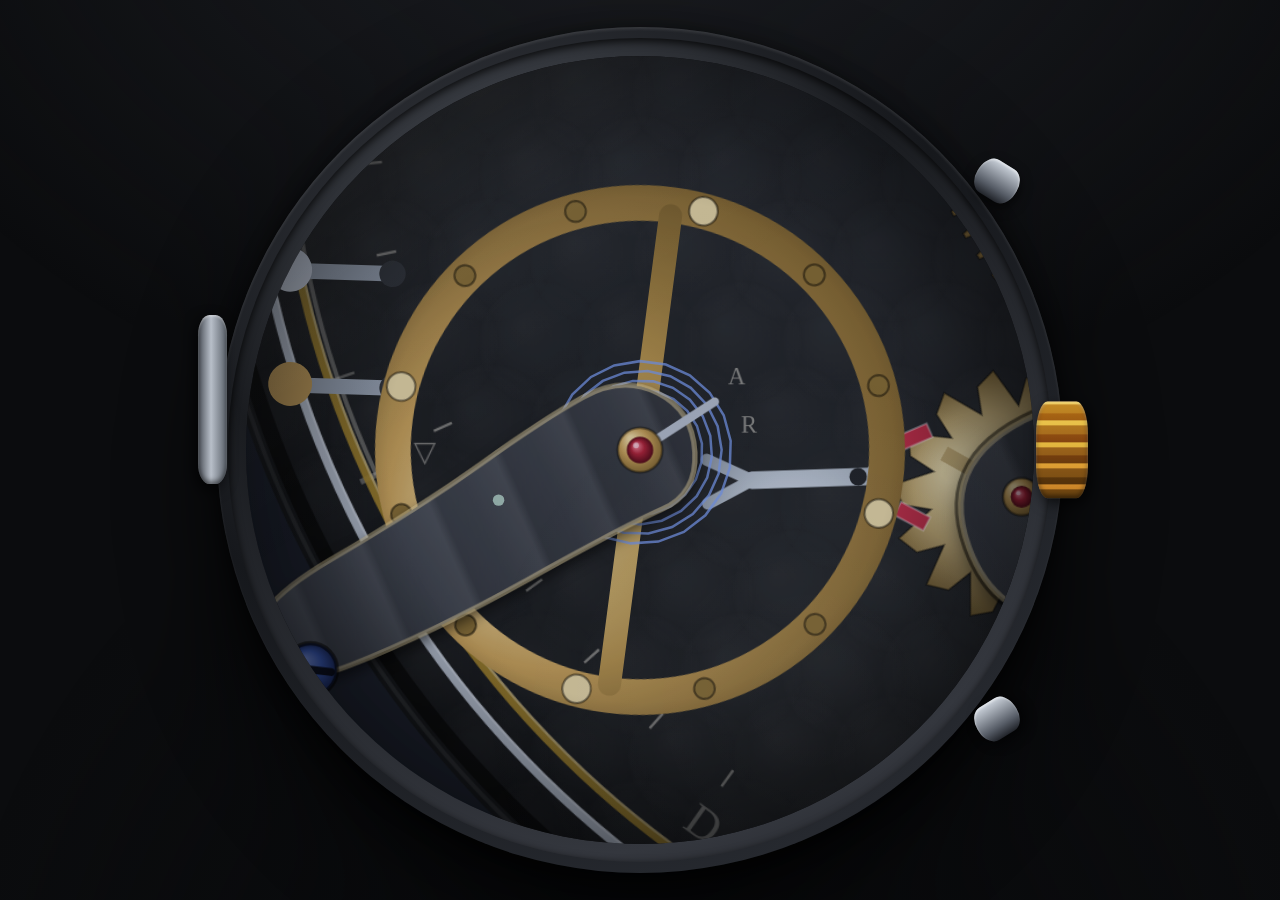
<file: index.html>
<!doctype html>
<html lang="en">
<head>
<meta charset="utf-8">
<meta name="viewport" content="width=device-width, initial-scale=1">
<title>The Escapement · a Desert Data Labs experience</title>
<meta name="description" content="A grand complication the size of a room. Real gears, your real time. Wind it, chime it, take it apart.">
<meta property="og:title" content="The Escapement · Desert Data Labs">
<meta property="og:description" content="A mechanical watch the size of a room, keeping your time. Wind it. Chime it. Take it apart.">
<meta property="og:type" content="website">
<meta property="og:url" content="https://tgilbert14.github.io/escapement/">
<meta property="og:image" content="https://tgilbert14.github.io/escapement/og-card.jpg">
<meta property="og:image:width" content="1200">
<meta property="og:image:height" content="630">
<meta name="twitter:card" content="summary_large_image">
<meta name="twitter:image" content="https://tgilbert14.github.io/escapement/og-card.jpg">
<meta name="theme-color" content="#0b0c0e">
<link rel="canonical" href="https://tgilbert14.github.io/escapement/">
<link rel="icon" href="data:image/svg+xml,%3Csvg xmlns='http://www.w3.org/2000/svg' viewBox='0 0 64 64'%3E%3Ccircle cx='32' cy='32' r='26' fill='none' stroke='%23c8a05a' stroke-width='4'/%3E%3Ccircle cx='32' cy='32' r='11' fill='none' stroke='%236c86c9' stroke-width='3'/%3E%3Cpath d='M32 32 L32 14' stroke='%236c86c9' stroke-width='3' stroke-linecap='round'/%3E%3C/svg%3E">
</head>
<body>
<style>
/* THE ESCAPEMENT — tokens. One brand source: charcoal room, brass and rhodium
   metalwork, thermally-blued steel as the single accent, ruby jewels. */
:root {
  --ink: #0b0c0e;            /* the room */
  --ink-2: #131519;          /* raised charcoal */
  --paper: #e8e2d4;          /* engraved silver-cream */
  --paper-dim: #9a958a;      /* secondary engraving */
  --brass: #c8a05a;          /* gilt wheels */
  --brass-hi: #f0d9a2;       /* brass specular */
  --brass-lo: #6d5426;       /* brass shadow */
  --rhodium: #aab2bc;        /* bridge steelwork */
  --rhodium-hi: #e3e9f0;
  --rhodium-lo: #565c66;
  --blued: #3e5fb8;          /* thermally blued screws + hands */
  --blued-hi: #7fa0ef;
  --ruby: #b0263c;           /* jewel bearings */
  --lume: #b9e6c8;           /* night lume */
  --focus: #7fa0ef;

  --serif: 'Georgia', 'Times New Roman', serif;
  --mono: 'Consolas', 'SF Mono', monospace;

  --case-w: min(94vmin, 1040px);
}


/* THE ESCAPEMENT — shell. The case is furniture fixed to the viewport;
   the movement lives inside it on canvas. Controls are real buttons ON the case. */
* { box-sizing: border-box; margin: 0; padding: 0; }

html, body {
  height: 100%;
  background: var(--ink);
  color: var(--paper);
  font-family: var(--serif);
  overflow: hidden;
}

/* The room: a faint cone of light from above, charcoal falloff. */
body::before {
  content: '';
  position: fixed; inset: 0;
  background:
    radial-gradient(120vmax 90vmax at 50% -20%, #1c1e23 0%, transparent 55%),
    radial-gradient(90vmax 90vmax at 50% 120%, #08090b 0%, transparent 60%);
  pointer-events: none;
}

.sr-only {
  position: absolute; width: 1px; height: 1px;
  clip-path: inset(50%); overflow: hidden; white-space: nowrap;
}
a.skip:focus-visible {
  width: auto; height: auto; clip-path: none;
  position: fixed; top: 14px; left: 50%; transform: translateX(-50%);
  z-index: 60;
  background: var(--ink-2); color: var(--paper);
  font-variant: small-caps; letter-spacing: .14em; text-decoration: none;
  padding: 9px 16px; border: 1px solid var(--brass-lo);
  outline: 2px solid var(--focus); outline-offset: 2px;
}

/* ---- masthead: the only words in the room ---- */
.masthead {
  position: fixed; top: 28px; left: 34px; z-index: 30;
  letter-spacing: .04em;
}
.masthead .eyebrow {
  font-family: var(--mono);
  font-size: 10px; letter-spacing: .34em;
  color: var(--paper-dim);
  text-transform: uppercase;
  margin-bottom: 7px;
}
.masthead h1 {
  font-size: clamp(21px, 3.2vmin, 30px);
  font-weight: 400;
  font-variant: small-caps;
  letter-spacing: .14em;
  color: var(--paper);
  text-shadow: 0 1px 0 #000;
}
.masthead .beat {
  font-family: var(--mono);
  font-size: 10px; letter-spacing: .22em;
  color: var(--brass);
  margin-top: 6px;
}

/* ---- the case ---- */
.room {
  position: fixed; inset: 0;
  display: grid; place-items: center;
}
.case {
  position: relative;
  width: var(--case-w); height: var(--case-w);
  border-radius: 50%;
  /* polished bezel: two rings of metal + inner shadow well */
  background:
    radial-gradient(circle at 38% 30%, #3a3d44 0%, #16181c 52%, #26292f 78%, #0c0d10 100%);
  box-shadow:
    0 40px 90px rgba(0,0,0,.75),
    0 4px 18px rgba(0,0,0,.6),
    inset 0 2px 3px rgba(255,255,255,.10);
}
.case::before { /* bezel lip */
  content: '';
  position: absolute; inset: 1.35%;
  border-radius: 50%;
  background: radial-gradient(circle at 40% 28%, #585d66 0%, #1a1c20 45%, #34373e 76%, #101114 100%);
  box-shadow: inset 0 3px 9px rgba(0,0,0,.8);
}
.case::after { /* crystal glare, above the canvas */
  content: '';
  position: absolute; inset: 3.4%;
  border-radius: 50%;
  background:
    linear-gradient(148deg, rgba(255,255,255,.075) 0%, rgba(255,255,255,.015) 26%, transparent 42%),
    radial-gradient(circle at 72% 82%, rgba(255,255,255,.03), transparent 40%);
  pointer-events: none;
  z-index: 6;
}
#movement {
  position: absolute; inset: 3.4%;
  width: 93.2%; height: 93.2%;
  border-radius: 50%;
  display: block;
  background: #101114;
  cursor: grab;
  z-index: 4;
  touch-action: none;
}
#movement.dragging { cursor: grabbing; }

/* ---- case furniture: crown, repeater slide, chrono pushers ---- */
.ctl {
  position: absolute; z-index: 20;
  border: 0; cursor: pointer;
  -webkit-tap-highlight-color: transparent;
  touch-action: none; /* a hold on the crown is a hold, never a scroll */
}
.ctl::after { /* invisible hit-area expansion: gloved thumbs welcome */
  content: '';
  position: absolute; inset: -12px;
}
.ctl:focus-visible { outline: 2px solid var(--focus); outline-offset: 3px; }

/* the crown — right, 3 o'clock */
.ctl-crown {
  right: calc(-1 * var(--case-w) * 0.030);
  top: 50%;
  width: calc(var(--case-w) * 0.062);
  height: calc(var(--case-w) * 0.115);
  transform: translateY(-50%);
  border-radius: 22% / 34%;
  background:
    repeating-linear-gradient(0deg, #7c6534 0 9%, #d9b877 9% 14%, #57431e 14% 22%),
    linear-gradient(0deg, #6d5426, #c8a05a);
  background-blend-mode: overlay;
  box-shadow: 3px 5px 14px rgba(0,0,0,.65), inset 0 2px 3px rgba(255,255,255,.28), inset 0 -3px 5px rgba(0,0,0,.5);
}
.ctl-crown.glint { animation: crownGlint 2.1s ease-in-out infinite; }
@keyframes crownGlint {
  0%, 100% { box-shadow: 3px 5px 14px rgba(0,0,0,.65), inset 0 2px 3px rgba(255,255,255,.28), 0 0 0 0 rgba(240,217,162,0); }
  50%      { box-shadow: 3px 5px 14px rgba(0,0,0,.65), inset 0 2px 3px rgba(255,255,255,.28), 0 0 26px 4px rgba(240,217,162,.5); }
}
.ctl-crown:active { transform: translateY(-50%) translateX(2px); }

/* the repeater slide — left flank, slides down when dragged */
.ctl-slide {
  left: calc(-1 * var(--case-w) * 0.022);
  top: 34%;
  width: calc(var(--case-w) * 0.034);
  height: calc(var(--case-w) * 0.20);
  border-radius: 40% / 12%;
  background: linear-gradient(90deg, #4b5058, #b8bfc9 45%, #596069 100%);
  box-shadow: -3px 5px 14px rgba(0,0,0,.65), inset 0 2px 2px rgba(255,255,255,.35), inset 0 -3px 5px rgba(0,0,0,.5);
  transition: transform .18s ease-out;
}
.ctl-slide.armed { background: linear-gradient(90deg, #4b5058, #d7ddE6 45%, #596069 100%); }

/* chrono pushers — 2 and 4 o'clock */
.ctl-push {
  width: calc(var(--case-w) * 0.052);
  height: calc(var(--case-w) * 0.045);
  border-radius: 30% / 46%;
  background: linear-gradient(180deg, #cdd4dd, #565c66 70%, #21242a);
  box-shadow: 3px 4px 12px rgba(0,0,0,.6), inset 0 2px 2px rgba(255,255,255,.4);
}
.ctl-push.a { right: calc(var(--case-w) * 0.052); top: calc(var(--case-w) * 0.16); transform: rotate(32deg); }
.ctl-push.b { right: calc(var(--case-w) * 0.052); bottom: calc(var(--case-w) * 0.16); transform: rotate(-32deg); }
.ctl-push.a:active { transform: rotate(32deg) translateX(3px); }
.ctl-push.b:active { transform: rotate(-32deg) translateX(3px); }

/* ---- the deck: view + sound chips, bottom center ---- */
.deck {
  position: fixed; bottom: 22px; left: 50%; transform: translateX(-50%);
  display: flex; gap: 10px; z-index: 30;
}
.deck button {
  font-family: var(--mono);
  font-size: 10px; letter-spacing: .26em; text-transform: uppercase;
  color: var(--paper-dim);
  background: rgba(19,21,25,.72);
  border: 1px solid #2b2e35;
  border-radius: 999px;
  padding: 9px 18px 8px;
  cursor: pointer;
  backdrop-filter: blur(4px);
  transition: color .2s, border-color .2s;
}
.deck button:hover { color: var(--paper); border-color: #4a4f59; }
.deck button[aria-pressed="true"] { color: var(--brass); border-color: var(--brass-lo); }
.deck button[aria-pressed="true"]::before { content: '\25CF\2002'; font-size: 8px; vertical-align: 1px; } /* state survives without color */
.deck button:focus-visible { outline: 2px solid var(--focus); outline-offset: 2px; }

/* ---- the caseback legend: engraved, the way a caseback explains a watch ---- */
/* the legend DOCKS beside the movement — nothing between you and the metal.
   No scrim, no modal: the room stays alive while the plate is out. */
.legend {
  position: fixed; z-index: 35;
  left: 22px; top: 50%;
  transform: translateY(-50%);
  max-height: min(78vh, 640px);
  overflow: auto;
  overscroll-behavior: contain;
}
.legend .plate { animation: plateIn .45s cubic-bezier(.2,.9,.25,1); }
@keyframes plateIn {
  from { opacity: 0; transform: translateX(-26px); }
  to   { opacity: 1; transform: none; }
}
@media (prefers-reduced-motion: reduce) {
  .legend .plate { animation: none; }
}
@media (max-width: 900px) {
  .legend {
    left: 8px; right: 8px; top: auto; bottom: 66px;
    transform: none;
    max-height: 46vh; /* the movement stays in view above the plate */
  }
}
.plate {
  width: min(340px, calc(100vw - 20px));
  background:
    radial-gradient(120% 130% at 30% 20%, #23262c 0%, #16181c 60%, #1d2025 100%);
  color: var(--paper);
  border-radius: 12px;
  border: 1px solid #3a3e46;
  outline: 2px solid var(--brass-lo);
  outline-offset: -8px;
  box-shadow: 0 30px 80px rgba(0,0,0,.75), inset 0 1px 0 rgba(255,255,255,.08);
  padding: 16px 20px 14px;
}
.plate h2 {
  font-variant: small-caps; font-weight: 400;
  letter-spacing: .2em; font-size: 17px;
  color: var(--brass);
  text-align: center;
  border-bottom: 1px solid var(--brass-lo);
  padding-bottom: 9px; margin-bottom: 11px;
}
.plate .what {
  font-size: 12.5px; line-height: 1.5; text-align: center;
  color: var(--paper); margin-bottom: 10px;
  font-variant: small-caps; letter-spacing: .05em;
}
.plate ul { list-style: none; }
.plate li { font-size: 12px; line-height: 1.6; padding: 3px 0; color: var(--paper-dim); }
.plate strong { color: var(--paper); font-weight: 400; font-variant: small-caps; letter-spacing: .08em; }
.plate em { color: var(--brass); font-style: italic; }
.plate kbd {
  font-family: var(--mono); font-size: 10.5px;
  color: var(--blued-hi);
  background: #101216; border: 1px solid #33363e; border-bottom-width: 2px;
  border-radius: 3px; padding: 0 5px;
}
.plate-close {
  display: block; margin: 14px auto 0;
  font-family: var(--mono);
  font-size: 10px; letter-spacing: .28em; text-transform: uppercase;
  color: var(--ink);
  background: var(--brass);
  border: 0; border-radius: 999px;
  padding: 11px 26px 10px;
  cursor: pointer;
}
.plate-close:hover { background: var(--brass-hi); }
.plate-close:focus-visible { outline: 2px solid var(--focus); outline-offset: 3px; }

/* ---- arrival ---- */
.masthead, .deck { opacity: 1; transition: opacity 1.2s ease .2s; }
body.arriving .masthead, body.arriving .deck { opacity: 0; }

/* ---- noscript brochure ---- */
.brochure {
  position: fixed; inset: 0; z-index: 40;
  display: grid; place-items: center;
  background: var(--ink);
  text-align: center;
  padding: 5vmin;
}
.brochure svg { width: min(64vmin, 460px); height: auto; margin-bottom: 4vmin; }
.brochure p {
  font-variant: small-caps; letter-spacing: .18em;
  color: var(--paper-dim); font-size: 15px;
}

/* ---- reduced motion: the movement holds a designed pose ---- */
@media (prefers-reduced-motion: reduce) {
  .ctl-crown.glint { animation: none; }
  .masthead, .deck { transition: none; }
}

@media (forced-colors: active) {
  .deck button, .ctl { border: 1px solid ButtonText; }
  .deck button[aria-pressed="true"] { border: 3px double Highlight; forced-color-adjust: none; color: Highlight; }
}

/* phones: tuck the masthead, leave air for the crown and slide */
@media (max-width: 560px) {
  .masthead { top: 14px; left: 16px; }
  .masthead h1 { font-size: 18px; }
  :root { --case-w: min(89vw, 92vmin); }
  .ctl::after { inset: -15px; }
}

</style>
<a class="sr-only skip" href="#deck">Skip to controls</a>

<header class="masthead">
  <p class="eyebrow">Desert Data Labs</p>
  <h1>The Escapement</h1>
  <p class="beat" id="beat-line">18,000 A/H · KEEPING YOUR TIME</p>
</header>

<main class="room">
  <div class="case" id="case">
    <canvas id="movement" aria-hidden="true"></canvas>
    <!-- controls ship disabled: without JS they leave the tab order to the brochure -->
    <button id="crown" class="ctl ctl-crown" disabled aria-label="Winding crown. Hold to wind the mainspring."></button>
    <button id="slide" class="ctl ctl-slide" disabled aria-label="Repeater slide. Chimes the current time on gongs."></button>
    <button id="push-a" class="ctl ctl-push a" disabled aria-pressed="false" aria-label="Chronograph start and stop"></button>
    <button id="push-b" class="ctl ctl-push b" disabled aria-label="Chronograph reset"></button>
  </div>

  <nav class="deck" id="deck" aria-label="Views and sound">
    <button id="plan-toggle" disabled aria-pressed="false">Plan</button>
    <button id="legend-toggle" disabled aria-expanded="false" aria-controls="legend">Legend</button>
    <button id="sound-toggle" disabled aria-pressed="false">Sound</button>
  </nav>

  <section class="legend" id="legend" role="dialog" aria-modal="true" aria-label="Caseback legend" hidden>
    <div class="plate">
      <h2>The Escapement</h2>
      <p class="what">A mechanical watch the size of a room, keeping your actual time through a real gear train.</p>
      <ul>
        <li><strong>The crown</strong>, right flank — hold to wind. <kbd>W</kbd><br><em>She runs down if you leave her. She remembers.</em></li>
        <li><strong>The slide</strong>, left flank — pull and let go: the gongs chime the hour, the quarters, the minutes. <kbd>R</kbd></li>
        <li><strong>The pushers</strong> — chronograph. <kbd>C</kbd> start · <kbd>X</kbd> reset</li>
        <li><strong>Plan</strong> lifts the movement into its eight layers, still running. <kbd>P</kbd></li>
        <li>Pinch or scroll to lean in. <kbd>+</kbd> <kbd>−</kbd> <kbd>0</kbd>, arrows to look around.</li>
        <li>After dark the lume comes up — and the moon in the barrel is the real one.</li>
      </ul>
      <button id="legend-close" class="plate-close">Back to the movement</button>
    </div>
  </section>

  <p class="sr-only" role="status" aria-live="polite" id="sr-status"></p>

  <noscript>
    <div class="brochure">
      <div>
        <svg viewBox="0 0 400 400" role="img" aria-label="A mechanical watch movement: balance wheel, gear train, and mainspring barrel under striped bridges.">
          <circle cx="200" cy="200" r="192" fill="none" stroke="#34373e" stroke-width="8"/>
          <circle cx="200" cy="200" r="178" fill="#15171b"/>
          <g fill="none" stroke="#c8a05a" stroke-width="3">
            <circle cx="152" cy="122" r="64"/>
            <circle cx="200" cy="200" r="46"/>
            <circle cx="258" cy="238" r="38"/>
            <circle cx="226" cy="292" r="30"/>
          </g>
          <g fill="none" stroke="#6d5426" stroke-width="1.5">
            <circle cx="152" cy="122" r="52"/>
            <circle cx="200" cy="200" r="34"/>
            <circle cx="258" cy="238" r="27"/>
          </g>
          <circle cx="130" cy="286" r="52" fill="none" stroke="#aab2bc" stroke-width="4"/>
          <circle cx="130" cy="286" r="40" fill="none" stroke="#565c66" stroke-width="2"/>
          <path d="M130 286 m-26 0 a26 26 0 1 1 52 0" fill="none" stroke="#3e5fb8" stroke-width="2"/>
          <g stroke="#b0263c" fill="#b0263c">
            <circle cx="152" cy="122" r="5"/>
            <circle cx="200" cy="200" r="5"/>
            <circle cx="258" cy="238" r="4"/>
            <circle cx="130" cy="286" r="5"/>
          </g>
          <path d="M200 200 L200 96" stroke="#3e5fb8" stroke-width="4" stroke-linecap="round"/>
          <path d="M200 200 L252 232" stroke="#3e5fb8" stroke-width="6" stroke-linecap="round"/>
        </svg>
        <p>A mechanical watch the size of a room, keeping your time.<br>Wound by hand. Chimed on demand. JavaScript is its mainspring.</p>
      </div>
    </div>
  </noscript>
</main>

<script>
'use strict';
/* THE ESCAPEMENT — boot. One namespace, one rAF ticker (stops when the tab
   hides or nothing animates), one DPR-capped canvas, storage with a seatbelt. */
const E = {};

/* ---- storage (private mode / blocked storage must never throw) ---- */
E.store = {
  get(k, d) { try { const v = localStorage.getItem('esc-' + k); return v === null ? d : JSON.parse(v); } catch { return d; } },
  set(k, v) { try { localStorage.setItem('esc-' + k, JSON.stringify(v)); } catch { /* private mode */ } },
};

/* ---- environment ---- */
E.rm = matchMedia('(prefers-reduced-motion: reduce)');
E.DPR = () => Math.min(devicePixelRatio || 1, 2); /* the phone-cook cap */

/* ---- the one ticker ---- */
E.ticker = (() => {
  const tasks = new Set();
  let rafId = null, last = 0;
  function frame(now) {
    rafId = null;
    const dt = Math.min(50, now - last) || 16; last = now;
    for (const t of [...tasks]) { if (t(dt, now) === false) tasks.delete(t); }
    if (tasks.size && !document.hidden) rafId = requestAnimationFrame(frame);
  }
  function kick() { if (rafId === null && tasks.size && !document.hidden) { last = performance.now(); rafId = requestAnimationFrame(frame); } }
  document.addEventListener('visibilitychange', () => { if (!document.hidden) kick(); });
  return {
    add(t) { tasks.add(t); kick(); return () => tasks.delete(t); },
    kick,
  };
})();

/* ---- the movement canvas ---- */
E.cv = document.getElementById('movement');
E.cx = E.cv.getContext('2d');

/* World space: the movement is authored in a fixed unit square, radius R=520
   (plate 480 + margin). Camera maps world -> canvas pixels. */
E.R = 520;
E.cam = { x: 0, y: 0, z: 1, tz: 1, tx: 0, ty: 0 }; /* current + targets, lerped in render */

E.view = { w: 0, h: 0, px: 1 }; /* css size + device pixel ratio actually applied */
E.resize = () => {
  const r = E.cv.getBoundingClientRect();
  if (!r.width) return;
  const px = E.DPR();
  const w = Math.round(r.width * px), h = Math.round(r.height * px);
  if (w === E.cv.width && h === E.cv.height) return;
  E.cv.width = w; E.cv.height = h;
  E.view = { w: r.width, h: r.height, px };
  E.baseScale = (Math.min(w, h) / 2) / E.R; /* world fits the circle at z=1 */
  if (E.forge && E.forge.sprites) E.forge.rebake(); /* only rebake what was baked */
  if (E.render) E.render.wake(); else E.ticker.kick(); /* a parked loop must repaint */
};
addEventListener('resize', () => { clearTimeout(E._rzT); E._rzT = setTimeout(E.resize, 120); });

/* world -> device px */
E.w2s = (wx, wy) => {
  const s = E.baseScale * E.cam.z;
  return [E.cv.width / 2 + (wx - E.cam.x) * s, E.cv.height / 2 + (wy - E.cam.y) * s];
};
/* device px -> world */
E.s2w = (sx, sy) => {
  const s = E.baseScale * E.cam.z;
  return [(sx - E.cv.width / 2) / s + E.cam.x, (sy - E.cv.height / 2) / s + E.cam.y];
};

/* ---- helpers ---- */
E.TAU = Math.PI * 2;
E.clamp = (v, a, b) => Math.max(a, Math.min(b, v));
E.lerp = (a, b, t) => a + (b - a) * t;
E.ease = t => t < .5 ? 2 * t * t : 1 - Math.pow(-2 * t + 2, 2) / 2;

/* seeded PRNG for stable decorative randomness (screw slot angles, perlage jitter) */
E.mulberry = (seed) => () => {
  seed |= 0; seed = seed + 0x6D2B79F5 | 0;
  let t = Math.imul(seed ^ seed >>> 15, 1 | seed);
  t = t + Math.imul(t ^ t >>> 7, 61 | t) ^ t;
  return ((t ^ t >>> 14) >>> 0) / 4294967296;
};

/* announce to screen readers (rate-limited by callers) */
E.say = (msg) => { const el = document.getElementById('sr-status'); if (el) el.textContent = msg; };


/* THE ESCAPEMENT — time. The movement keeps the visitor's REAL local time
   through a real gear train:

     barrel ─ center wheel (1 rev/h) ─ third (×8) ─ fourth (×7.5, 1 rev/min)
                                                      └─ escape (×10, 15 teeth)
                                                           └─ pallet ─ balance

   18,000 A/H: the balance beats 5 times a second (period 400ms). Stepped
   wheels advance on the 200ms tick grid; the minute and hour creep
   continuously, exactly like the metal would.

   EVERYTHING IS ANCHORED TO THE WALL CLOCK, never integrated frame-by-frame:
   the reserve drains, the chronograph counts, and the stopped watch stays
   exactly where it died — through parked frames, hidden tabs, and jank.

   The mainspring is real theater: it drains (even while you are away),
   the balance dies when it empties, and winding the crown brings the watch
   back — then the hands SPIN to catch up with the true time, because the
   movement always knows what time it really is. */
E.time = (() => {
  const BEAT = 200;                    /* ms per tick */
  const DRAIN = 1 / 480;               /* full reserve = 8 minutes of run */
  const WIND = 0.05;                   /* reserve per crown click */
  const SYNODIC = 29.530588853;        /* days */
  const NEWMOON = Date.UTC(2000, 0, 6, 18, 14) / 86400000; /* epoch, in days */

  const T = {
    phase: 'run',        /* run | die | stop | spin */
    reserve: 0.55,
    deficit: 0,          /* ms the display lags true time (grows while stopped) */
    stopAtDisp: 0,       /* wall ms of the display instant the watch stopped at */
    dieT0: 0,
    spinT0: 0, spinFrom: 0,
    amp: 1,              /* balance amplitude factor 0..1 */
    chrono: { on: false, ms: 0 },
    justTicked: false,
    _tzo: new Date().getTimezoneOffset(),
  };

  const wrap12 = (ms) => ((ms % 43200000) + 43200000) % 43200000;

  function enterStop(deficitMs) {
    T.phase = 'stop';
    T.amp = 0;
    T.deficit = deficitMs;
    T.stopAtDisp = Date.now() - deficitMs;
  }
  function enterSpin(fromMs) {
    T.spinFrom = wrap12(fromMs);
    T.deficit = T.spinFrom;
    T.spinT0 = performance.now();
    T.phase = 'spin';
  }

  /* ---- persistence: the watch remembers being left alone ---- */
  const saved = E.store.get('movement', null);
  if (saved && saved.at) {
    const gone = Math.max(0, Date.now() - saved.at) / 1000;
    const wasRunning = saved.phase !== 'stop';
    let reserve = saved.reserve, deficit = saved.deficit || 0;
    if (wasRunning) {
      const ranFor = Math.min(gone, reserve / DRAIN);
      reserve -= ranFor * DRAIN;
      deficit += (gone - ranFor) * 1000;
    } else {
      deficit += gone * 1000;
    }
    T.reserve = E.clamp(reserve, 0, 1);
    if (T.reserve <= 0.001) enterStop(deficit);
    else if (deficit > 800) { T.amp = 1; enterSpin(deficit); } /* interrupted catch-up finishes itself */
    else { T.phase = 'run'; T.amp = 1; T.deficit = 0; }
    if (saved.chrono) T.chrono.ms = saved.chrono;
  }
  const persist = () => E.store.set('movement', {
    at: Date.now(), reserve: T.reserve,
    /* a spin persists as a running watch that still owes its catch-up */
    deficit: T.phase === 'spin' ? Math.round(T.deficit) : (T.phase === 'stop' ? Math.round(T.deficit) : 0),
    phase: T.phase === 'stop' ? 'stop' : 'run', chrono: Math.round(T.chrono.ms),
  });
  setInterval(() => { if (!document.hidden) persist(); }, 10000);
  addEventListener('pagehide', persist);
  document.addEventListener('visibilitychange', () => { if (document.hidden) persist(); });

  /* ---- the display clock ---- */
  const dispMs = () => Date.now() - T.deficit;

  /* per-frame advance — every quantity anchored to Date.now(), so a parked
     loop or a hidden tab settles the books on its first frame back */
  let lastWall = Date.now();
  let lastTicks = Math.floor(dispMs() / BEAT);
  function step() {
    const wallNow = Date.now();
    const gap = Math.max(0, wallNow - lastWall);
    lastWall = wallNow;

    if (T.phase === 'run' || T.phase === 'die') {
      if (T.chrono.on && T.phase === 'run') T.chrono.ms += gap;
      const drained = (gap / 1000) * DRAIN;
      if (T.reserve - drained <= 0) {
        /* she died somewhere in the gap — place the death exactly */
        const ranMs = (T.reserve / DRAIN) * 1000;
        const deathWall = wallNow - gap + ranMs;
        T.reserve = 0;
        if (T.phase === 'run' && gap < 2000) {
          T.phase = 'die'; T.dieT0 = performance.now();
        } else if (T.phase === 'run') {
          enterStop(wallNow - deathWall);
          E.say('The movement has stopped. Hold the crown to wind it.');
          persist();
        }
      } else {
        T.reserve -= drained;
      }
    }
    if (T.phase === 'die') {
      const p = (performance.now() - T.dieT0) / 8000;
      T.amp = Math.max(0, 1 - p);
      if (p >= 1) {
        enterStop(T.deficit);
        E.say('The movement has stopped. Hold the crown to wind it.');
        persist();
      }
    }
    if (T.phase === 'stop') {
      T.deficit = Date.now() - T.stopAtDisp; /* wall-anchored: park-proof */
    }
    if (T.phase === 'spin') {
      const p = E.clamp((performance.now() - T.spinT0) / 2400, 0, 1);
      T.deficit = T.spinFrom * (1 - E.ease(p));
      T.amp = Math.min(1, T.amp + gap / 500);
      if (p >= 1) { T.deficit = 0; T.phase = 'run'; E.say('Wound and running. The hands have caught up with your time.'); persist(); }
    }

    /* DST / timezone change: route the jump through the spin, never a teleport */
    const tzo = new Date().getTimezoneOffset();
    if (tzo !== T._tzo) {
      const shift = (T._tzo - tzo) * 60000;
      T._tzo = tzo;
      if (T.phase === 'run' && Math.abs(shift) > 1000) enterSpin(shift);
    }

    /* tick detection for the sound engine */
    const ticks = Math.floor(dispMs() / BEAT);
    T.justTicked = (T.phase === 'run' || T.phase === 'die') && ticks !== lastTicks;
    lastTicks = ticks;
  }

  /* ---- winding ---- */
  function wind(clicks = 1) {
    const before = T.reserve;
    T.reserve = E.clamp(T.reserve + WIND * clicks, 0, 1);
    if ((T.phase === 'stop' || T.phase === 'die') && T.reserve > 0.06) {
      T.amp = Math.max(T.amp, 0.05);
      enterSpin(T.deficit);
    }
    return T.reserve - before; /* how much actually took (0 at full wind) */
  }

  /* ---- angles (radians) for every rotating part, from the display clock ----
     THE WHOLE TRAIN IS STEPPED. In a real watch nothing glides: the escapement
     releases the entire gear train five times a second, so the center wheel
     jumps exactly like the escape wheel does — just 600 times smaller. Every
     wheel quantizes to the same tick grid with the same settle curve, which
     keeps every mesh phase-true at every instant. */
  function angles() {
    const ms = dispMs();
    const tIn = (ms % BEAT) / BEAT;                 /* 0..1 inside the beat */
    /* the settle: the train lands within the first sixth of the beat */
    const settle = Math.min(1, tIn * 6) * (T.phase !== 'stop' ? 1 : 0);

    const rm = E.rm.matches;
    const d = new Date(ms);
    const secOfDay = d.getHours() * 3600 + d.getMinutes() * 60 + d.getSeconds() + d.getMilliseconds() / 1000;
    /* one revolution per `period` seconds, advanced on the 200ms tick grid */
    const q = (period) => {
      const steps = period * 5;
      const k = Math.floor((secOfDay * 5) % steps);
      return E.TAU * (k + settle) / steps;
    };

    /* balance: sinusoid on the 400ms period, ticks at the zero crossings.
       Reduced motion: the balance holds its pose and the seconds hand steps
       once a second — the movement is composed, not stripped. */
    const phase = (ms % (BEAT * 2)) / (BEAT * 2);
    const balance = rm ? 0 : Math.sin(phase * E.TAU) * 2.4 * T.amp; /* ±137° at full amplitude */
    /* pallet fork: alternates pallets each tick; the swap happens in the
       drop window right after the release */
    const tickParity = Math.floor(ms / BEAT) % 2 === 0 ? 1 : -1;
    const forkSwing = rm ? 0 : (T.amp > 0.05 ? 1 : 0);
    const fork = forkSwing * tickParity * (tIn < 0.14 ? -1 + 2 * (tIn / 0.14) : 1) * 0.155;

    return {
      balance, fork,
      /* escape turns AGAINST the fourth wheel — meshed metal, opposite spins */
      escape: -q(6),
      third:  -q(450),
      center: q(3600),           /* minute */
      hour:   q(43200),
      barrel: -q(21600),        /* 1 rev / 6h */
      /* the disc turns half a revolution per synodic month; the quarter-turn
         offset centers a moon in the aperture at FULL moon (age = half month) */
      moon:   E.TAU * (((ms / 86400000 - NEWMOON) / SYNODIC) % 1) / 2 + Math.PI / 2,
      chronoSec: E.TAU * ((T.chrono.ms % 60000) / 60000),
      chronoMin: E.TAU * ((T.chrono.ms % 1800000) / 1800000),
      reserve: T.reserve,
      seconds: rm ? E.TAU * Math.floor(secOfDay % 60) / 60 : q(60),
      secOfDay,
    };
  }

  /* the repeater reads the display clock the way the racks would */
  function repeaterCount() {
    const d = new Date(dispMs());
    let h = d.getHours() % 12; if (h === 0) h = 12;
    const q = Math.floor(d.getMinutes() / 15);
    const m = d.getMinutes() % 15;
    return { hours: h, quarters: q, minutes: m };
  }

  function timeLabel() {
    const d = new Date(dispMs());
    const h = d.getHours(), m = d.getMinutes();
    const h12 = (h % 12) || 12;
    return `${h12}:${String(m).padStart(2, '0')} ${h < 12 ? 'AM' : 'PM'}`;
  }

  return { T, step, wind, angles, repeaterCount, dispMs, timeLabel, persist, BEAT };
})();


/* THE ESCAPEMENT — forge. Bakes every piece of metal once (per zoom tier),
   so the frame loop only transforms sprites. All positions are SOLVED from
   real mesh constraints: two wheels touch where pitch circles are tangent.

   Layers, bottom to top: plate → barrel+moon → train wheels → gongs →
   fork → bridges → balance → cock → dial furniture → hands (live). */
E.forge = (() => {
  const TAU = E.TAU;

  /* ---------- the layout (world units, plate radius 480) ---------- */
  const L = {};
  L.plateR = 480;
  /* wheel radii: wheel = toothed pitch radius, pinion = its arbor pinion */
  L.barrel = { r: 150, pinion: 0 };
  L.center = { r: 140, pinion: 38 };
  L.third  = { r: 105, pinion: 26 };
  L.fourth = { r: 90,  pinion: 24 };
  L.escape = { r: 52,  pinion: 20 };
  L.balanceR = 125;

  /* positions: center wheel at origin; fourth fixed at 6 o'clock;
     third solved from tangency to both; barrel + escape placed on tangent circles */
  L.centerP = [0, 0];
  L.fourthP = [0, 240];
  {
    const d1 = L.center.r + L.third.pinion;       /* |C→third| */
    const d2 = L.third.r + L.fourth.pinion;       /* |third→fourth| */
    const D = 240;
    const y = (d1 * d1 - d2 * d2 + D * D) / (2 * D);
    const x = Math.sqrt(Math.max(0, d1 * d1 - y * y));
    L.thirdP = [x, y];                            /* right of the line, arcing east */
  }
  {
    const a = 233 * Math.PI / 180;                /* barrel at 10:30 */
    const d = L.barrel.r + L.center.pinion;
    L.barrelP = [Math.cos(a) * d, Math.sin(a) * d];
  }
  {
    const a = 205 * Math.PI / 180;                /* escape swings down-left off fourth */
    const d = L.fourth.r + L.escape.pinion;
    L.escapeP = [L.fourthP[0] + Math.cos(a) * d, L.fourthP[1] + Math.sin(a) * d];
  }
  {
    const a = 187 * Math.PI / 180;                /* fork reaches on toward the balance */
    L.forkP    = [L.escapeP[0] + Math.cos(a) * 75,  L.escapeP[1] + Math.sin(a) * 75];
    L.balanceP = [L.forkP[0] + Math.cos(a) * 100,   L.forkP[1] + Math.sin(a) * 100];
  }
  /* tooth-phase offsets: at midnight every train angle is exactly 0, so a
     constant per-wheel twist makes teeth INTERLEAVE at each mesh point and,
     because the drawn rates are the true ratios, they stay interleaved
     forever. Solved pairwise down the chain: barrel teeth -> center pinion,
     center teeth -> third pinion, third teeth -> fourth pinion. */
  {
    const frac = (x) => ((x % 1) + 1) % 1;
    const d = { barrel: 0 };
    const pairs = [
      ['barrel', 96, L.barrelP, 'center', 16, L.centerP],
      ['center', 80, L.centerP, 'third', 10, L.thirdP],
      ['third', 75, L.thirdP, 'fourth', 10, L.fourthP],
      ['fourth', 80, L.fourthP, 'escape', 8, L.escapeP], /* the most-watched mesh in the room */
    ];
    for (const [a, NA, PA, b, LB, PB] of pairs) {
      const alphaA = Math.atan2(PB[1] - PA[1], PB[0] - PA[0]);
      const alphaB = alphaA + Math.PI;
      const fA = frac(((alphaA - d[a]) * NA) / TAU);
      const fB = frac((alphaB * LB) / TAU);
      d[b] = frac(fA + fB - 0.5) * TAU / LB;
    }
    L.phase = d;
  }

  L.hourP   = [0, -228];    /* regulator hour ring, floating dial furniture */
  L.chronoP = [252, -6];    /* 30-minute counter */
  L.moonP   = L.barrelP;    /* moon lives in the barrel cover aperture */
  L.reserveArc = { r: 434, a0: 155 * Math.PI / 180, a1: 205 * Math.PI / 180 }; /* west rim */
  L.hammerP = [-386, 118];  /* repeater hammers, west rim inside the gongs */

  /* ---------- tiny paint helpers ---------- */
  const cvs = (w, h) => { const c = document.createElement('canvas'); c.width = w; c.height = h; return c; };
  const rnd = E.mulberry(20260716);

  function metal(ctx, r, base, hi, lo) {
    const g = ctx.createRadialGradient(-r * .4, -r * .5, r * .1, 0, 0, r * 1.25);
    g.addColorStop(0, hi); g.addColorStop(.45, base); g.addColorStop(1, lo);
    return g;
  }

  /* Geneva stripes: parallel light bands, clipped by the caller */
  function stripes(ctx, w, h, step, alpha) {
    ctx.save();
    ctx.globalAlpha = alpha;
    ctx.rotate(-0.42);
    for (let x = -w; x < w; x += step) {
      const g = ctx.createLinearGradient(x, 0, x + step, 0);
      g.addColorStop(0, 'rgba(255,255,255,0)');
      g.addColorStop(.5, 'rgba(255,255,255,.13)');
      g.addColorStop(.62, 'rgba(0,0,0,.14)');
      g.addColorStop(1, 'rgba(0,0,0,0)');
      ctx.fillStyle = g;
      ctx.fillRect(x, -h, step, h * 2);
    }
    ctx.restore();
  }

  /* perlage: overlapping brushed circles on the mainplate */
  function perlage(ctx, R, step, alpha) {
    ctx.save();
    ctx.globalAlpha = alpha;
    for (let y = -R; y < R; y += step * .82) {
      for (let x = -R; x < R; x += step) {
        const ox = x + ((Math.round(y / (step * .82)) % 2) ? step / 2 : 0) + (rnd() - .5) * 2;
        if (ox * ox + y * y > R * R) continue;
        const g = ctx.createRadialGradient(ox - step * .18, y - step * .18, 0, ox, y, step * .62);
        g.addColorStop(0, 'rgba(255,255,255,.05)');
        g.addColorStop(.8, 'rgba(255,255,255,.012)');
        g.addColorStop(1, 'rgba(0,0,0,.03)');
        ctx.fillStyle = g;
        ctx.beginPath(); ctx.arc(ox, y, step * .62, 0, TAU); ctx.fill();
      }
    }
    ctx.restore();
  }

  function screw(ctx, x, y, r, slotA) {
    ctx.save(); ctx.translate(x, y);
    const g = ctx.createRadialGradient(-r * .3, -r * .4, 0, 0, 0, r);
    g.addColorStop(0, '#8fa6e8'); g.addColorStop(.55, '#3e5fb8'); g.addColorStop(1, '#1c2c60');
    ctx.fillStyle = g;
    ctx.beginPath(); ctx.arc(0, 0, r, 0, TAU); ctx.fill();
    ctx.strokeStyle = 'rgba(0,0,0,.55)'; ctx.lineWidth = r * .16; ctx.stroke();
    ctx.rotate(slotA);
    ctx.strokeStyle = 'rgba(8,10,20,.9)'; ctx.lineWidth = r * .3;
    ctx.beginPath(); ctx.moveTo(-r * .78, 0); ctx.lineTo(r * .78, 0); ctx.stroke();
    ctx.restore();
  }

  function jewel(ctx, x, y, r) {
    ctx.save(); ctx.translate(x, y);
    /* gold chaton */
    ctx.fillStyle = metal(ctx, r * 1.8, '#c8a05a', '#f0d9a2', '#6d5426');
    ctx.beginPath(); ctx.arc(0, 0, r * 1.7, 0, TAU); ctx.fill();
    ctx.strokeStyle = 'rgba(0,0,0,.4)'; ctx.lineWidth = 1.2; ctx.stroke();
    const g = ctx.createRadialGradient(-r * .35, -r * .4, 0, 0, 0, r);
    g.addColorStop(0, '#ff97a8'); g.addColorStop(.5, '#b0263c'); g.addColorStop(1, '#570e1c');
    ctx.fillStyle = g;
    ctx.beginPath(); ctx.arc(0, 0, r, 0, TAU); ctx.fill();
    ctx.fillStyle = 'rgba(255,255,255,.5)';
    ctx.beginPath(); ctx.arc(-r * .3, -r * .35, r * .22, 0, TAU); ctx.fill();
    ctx.restore();
  }

  /* a toothed wheel sprite: rim, teeth, face, crescent spoke cutouts, arbor */
  function bakeWheel(spec) {
    const { r, teeth, spokes, style, pinion, px, leaves = 8 } = spec;
    const pad = 6;
    const S = Math.ceil((r + pad) * 2 * px);
    const c = cvs(S, S), ctx = c.getContext('2d');
    ctx.translate(S / 2, S / 2); ctx.scale(px, px);

    const toothH = Math.max(5, r * 0.075);
    const rootR = r - toothH * 0.4;

    /* teeth: rounded trapezoids around the rim */
    ctx.beginPath();
    for (let i = 0; i < teeth; i++) {
      const a = (i / teeth) * TAU;
      const w = (TAU / teeth);
      const t0 = a - w * .26, t1 = a - w * .10, t2 = a + w * .10, t3 = a + w * .26;
      ctx.lineTo(Math.cos(t0) * rootR, Math.sin(t0) * rootR);
      ctx.lineTo(Math.cos(t1) * (r + toothH * .6), Math.sin(t1) * (r + toothH * .6));
      ctx.lineTo(Math.cos(t2) * (r + toothH * .6), Math.sin(t2) * (r + toothH * .6));
      ctx.lineTo(Math.cos(t3) * rootR, Math.sin(t3) * rootR);
    }
    ctx.closePath();
    const brass = style === 'steel'
      ? { base: '#9aa3ad', hi: '#dfe6ee', lo: '#4b5157' }
      : { base: '#c8a05a', hi: '#f0d9a2', lo: '#6d5426' };
    ctx.fillStyle = metal(ctx, r, brass.base, brass.hi, brass.lo);
    ctx.fill();
    ctx.strokeStyle = 'rgba(0,0,0,.35)'; ctx.lineWidth = 1; ctx.stroke();

    /* face ring + inner web */
    ctx.beginPath(); ctx.arc(0, 0, rootR * .995, 0, TAU);
    ctx.fillStyle = metal(ctx, rootR, brass.base, brass.hi, brass.lo);
    ctx.fill();

    /* crescent cutouts between spokes (see the plate through the wheel) */
    if (spokes > 0) {
      ctx.save();
      ctx.globalCompositeOperation = 'destination-out';
      const inner = Math.max(pinion + 14, r * .24), outer = rootR * .82;
      for (let i = 0; i < spokes; i++) {
        const a0 = (i / spokes) * TAU + 0.16, a1 = ((i + 1) / spokes) * TAU - 0.16;
        ctx.beginPath();
        ctx.arc(0, 0, outer, a0, a1);
        ctx.arc(0, 0, inner, a1, a0, true);
        ctx.closePath(); ctx.fill();
      }
      ctx.restore();
      /* bevel the spoke edges with a hairline */
      ctx.strokeStyle = 'rgba(255,255,255,.18)'; ctx.lineWidth = 1.1;
      for (let i = 0; i < spokes; i++) {
        const a0 = (i / spokes) * TAU + 0.16, a1 = ((i + 1) / spokes) * TAU - 0.16;
        ctx.beginPath(); ctx.arc(0, 0, outer, a0, a1); ctx.stroke();
        ctx.beginPath(); ctx.arc(0, 0, inner, a0, a1); ctx.stroke();
      }
    }

    /* pinion + arbor */
    if (pinion) {
      ctx.fillStyle = metal(ctx, pinion, '#9aa3ad', '#dfe6ee', '#4b5157');
      ctx.beginPath(); ctx.arc(0, 0, pinion, 0, TAU); ctx.fill();
      ctx.strokeStyle = 'rgba(0,0,0,.4)'; ctx.lineWidth = 1; ctx.stroke();
      /* pinion leaves */
      ctx.strokeStyle = 'rgba(0,0,0,.28)'; ctx.lineWidth = 1.4;
      for (let i = 0; i < leaves; i++) {
        const a = (i / leaves) * TAU;
        ctx.beginPath(); ctx.moveTo(Math.cos(a) * pinion * .35, Math.sin(a) * pinion * .35);
        ctx.lineTo(Math.cos(a) * pinion * .95, Math.sin(a) * pinion * .95); ctx.stroke();
      }
    }
    ctx.fillStyle = '#22252b';
    ctx.beginPath(); ctx.arc(0, 0, Math.max(3.4, r * .03), 0, TAU); ctx.fill();
    return { c, r: r + pad, px };
  }

  /* escape wheel: 15 club-shaped teeth, unmistakable at close zoom */
  function bakeEscape(px) {
    const r = L.escape.r, pad = 8;
    const S = Math.ceil((r + pad) * 2 * px);
    const c = cvs(S, S), ctx = c.getContext('2d');
    ctx.translate(S / 2, S / 2); ctx.scale(px, px);
    ctx.beginPath();
    const n = 15;
    for (let i = 0; i < n; i++) {
      /* rake mirrored: the wheel now turns clockwise-negative against the fourth */
      const a = (i / n) * TAU;
      const tip = a, heel = a - 0.16, root = a - (TAU / n) * .55;
      ctx.lineTo(Math.cos(root) * (r * .8), Math.sin(root) * (r * .8));
      ctx.lineTo(Math.cos(heel) * (r + 2), Math.sin(heel) * (r + 2));
      ctx.lineTo(Math.cos(tip) * (r + 7), Math.sin(tip) * (r + 7));
    }
    ctx.closePath();
    ctx.fillStyle = metal(ctx, r, '#c9b078', '#f4e3b0', '#6d5426');
    ctx.fill();
    ctx.strokeStyle = 'rgba(0,0,0,.4)'; ctx.lineWidth = .9; ctx.stroke();
    ctx.globalCompositeOperation = 'destination-out';
    ctx.beginPath(); ctx.arc(0, 0, r * .52, 0, TAU); ctx.fill();
    ctx.globalCompositeOperation = 'source-over';
    ctx.strokeStyle = 'rgba(255,255,255,.2)'; ctx.lineWidth = 1;
    ctx.beginPath(); ctx.arc(0, 0, r * .52, 0, TAU); ctx.stroke();
    for (let i = 0; i < 3; i++) {
      const a = (i / 3) * TAU;
      ctx.strokeStyle = 'rgba(201,176,120,1)'; ctx.lineWidth = 7;
      ctx.beginPath(); ctx.moveTo(Math.cos(a) * r * .1, Math.sin(a) * r * .1);
      ctx.lineTo(Math.cos(a) * r * .78, Math.sin(a) * r * .78); ctx.stroke();
    }
    /* the escape pinion: eight steel leaves the fourth wheel actually drives */
    ctx.fillStyle = metal(ctx, L.escape.pinion, '#9aa3ad', '#dfe6ee', '#4b5157');
    ctx.beginPath(); ctx.arc(0, 0, L.escape.pinion, 0, TAU); ctx.fill();
    ctx.strokeStyle = 'rgba(0,0,0,.4)'; ctx.lineWidth = 1; ctx.stroke();
    ctx.strokeStyle = 'rgba(0,0,0,.3)'; ctx.lineWidth = 1.6;
    for (let i = 0; i < 8; i++) {
      const a = (i / 8) * TAU;
      ctx.beginPath(); ctx.moveTo(Math.cos(a) * L.escape.pinion * .3, Math.sin(a) * L.escape.pinion * .3);
      ctx.lineTo(Math.cos(a) * L.escape.pinion * .95, Math.sin(a) * L.escape.pinion * .95); ctx.stroke();
    }
    ctx.fillStyle = '#22252b';
    ctx.beginPath(); ctx.arc(0, 0, 3.4, 0, TAU); ctx.fill();
    return { c, r: r + pad, px };
  }

  /* balance wheel sprite: two-arm wheel with a polished rim + timing screws */
  function bakeBalance(px) {
    const r = L.balanceR, pad = 10;
    const S = Math.ceil((r + pad) * 2 * px);
    const c = cvs(S, S), ctx = c.getContext('2d');
    ctx.translate(S / 2, S / 2); ctx.scale(px, px);
    /* rim */
    ctx.lineWidth = r * .13;
    ctx.strokeStyle = metal(ctx, r, '#c8a05a', '#f0d9a2', '#6d5426');
    ctx.beginPath(); ctx.arc(0, 0, r * .9, 0, TAU); ctx.stroke();
    /* timing screws on the rim */
    for (let i = 0; i < 12; i++) {
      const a = (i / 12) * TAU + .13;
      const sr = i % 3 === 0 ? r * .052 : r * .038;
      ctx.save();
      ctx.translate(Math.cos(a) * r * .9, Math.sin(a) * r * .9);
      ctx.fillStyle = i % 3 === 0 ? '#e9d6a4' : '#8a6f38';
      ctx.beginPath(); ctx.arc(0, 0, sr, 0, TAU); ctx.fill();
      ctx.strokeStyle = 'rgba(0,0,0,.45)'; ctx.lineWidth = 1; ctx.stroke();
      ctx.restore();
    }
    /* two crossing arms */
    ctx.lineWidth = r * .085; ctx.lineCap = 'round';
    ctx.strokeStyle = metal(ctx, r, '#b6924e', '#e3c887', '#5d4720');
    ctx.beginPath(); ctx.moveTo(-r * .86, 0); ctx.lineTo(r * .86, 0); ctx.stroke();
    /* roller + staff */
    ctx.fillStyle = metal(ctx, 14, '#9aa3ad', '#dfe6ee', '#4b5157');
    ctx.beginPath(); ctx.arc(0, 0, 13, 0, TAU); ctx.fill();
    /* impulse jewel on the roller (drives the fork horns) */
    ctx.fillStyle = '#d84a60';
    ctx.beginPath(); ctx.arc(0, -17, 4.2, 0, TAU); ctx.fill();
    return { c, r: r + pad, px };
  }

  /* pallet fork sprite (drawn pointing +y toward the escape wheel).
     TRUE ANATOMY: the pivot sits just outside the escape wheel, so the
     pallet frame straddles the top of the wheel — stones one tooth-pitch
     apart (~22 units at r52), reaching INTO the tooth circle so the lock
     actually reads at the hero zoom. The body runs the other way to the
     horns that catch the balance's impulse jewel. */
  function bakeFork(px) {
    const len = 78, pad = 30;
    const S = Math.ceil((len + pad) * 2 * px);
    const c = cvs(S, S), ctx = c.getContext('2d');
    ctx.translate(S / 2, S / 2); ctx.scale(px, px);
    ctx.strokeStyle = metal(ctx, len, '#9aa3ad', '#dfe6ee', '#4b5157');
    ctx.lineCap = 'round';
    /* the stem toward the balance (−y), ending in the horns */
    ctx.lineWidth = 8;
    ctx.beginPath(); ctx.moveTo(0, 6); ctx.lineTo(0, -len * .62); ctx.stroke();
    ctx.lineWidth = 5.5;
    ctx.beginPath(); ctx.moveTo(0, -len * .62); ctx.lineTo(-10, -len * .88); ctx.stroke();
    ctx.beginPath(); ctx.moveTo(0, -len * .62); ctx.lineTo(10, -len * .88); ctx.stroke();
    /* the pallet frame: a shallow anchor straddling the wheel top */
    ctx.lineWidth = 7;
    ctx.beginPath(); ctx.moveTo(-15, 14); ctx.lineTo(0, 6); ctx.lineTo(14, 16); ctx.stroke();
    /* ruby stones angled like real entry/exit pallets, tips reaching into
       the tooth circle (escape center is 75 below the pivot; teeth at 45-59) */
    for (const [x, y, a] of [[-17, 21, 0.52], [16, 23, -0.38]]) {
      ctx.save(); ctx.translate(x, y); ctx.rotate(a);
      ctx.fillStyle = '#c23049';
      ctx.fillRect(-3.4, -4, 6.8, 15);
      ctx.strokeStyle = 'rgba(255,255,255,.35)'; ctx.lineWidth = 1;
      ctx.strokeRect(-3.4, -4, 6.8, 15);
      ctx.restore();
    }
    ctx.fillStyle = '#22252b';
    ctx.beginPath(); ctx.arc(0, 0, 4, 0, TAU); ctx.fill();
    return { c, r: len + pad, px, pivotShift: 0 };
  }

  /* ---------- the static plates ---------- */
  function engravedArc(ctx, text, cx, cy, r, a0, a1, size, color, flip) {
    ctx.save();
    ctx.fillStyle = color;
    ctx.font = `${size}px Georgia, serif`;
    ctx.textAlign = 'center'; ctx.textBaseline = 'middle';
    const n = text.length;
    for (let i = 0; i < n; i++) {
      const a = a0 + (a1 - a0) * (n === 1 ? .5 : i / (n - 1));
      ctx.save();
      ctx.translate(cx + Math.cos(a) * r, cy + Math.sin(a) * r);
      ctx.rotate(a + (flip ? -1 : 1) * Math.PI / 2);
      ctx.fillText(text[i], 0, 0);
      ctx.restore();
    }
    ctx.restore();
  }

  function bakePlate(px) {
    const R = L.plateR, pad = 40;
    const S = Math.ceil((R + pad) * 2 * px);
    const c = cvs(S, S), ctx = c.getContext('2d');
    ctx.translate(S / 2, S / 2); ctx.scale(px, px);

    /* mainplate: dark rhodium, vignetted */
    const g = ctx.createRadialGradient(-R * .3, -R * .4, R * .1, 0, 0, R * 1.05);
    g.addColorStop(0, '#2e3138'); g.addColorStop(.6, '#212429'); g.addColorStop(1, '#141619');
    ctx.fillStyle = g;
    ctx.beginPath(); ctx.arc(0, 0, R, 0, TAU); ctx.fill();
    ctx.save();
    ctx.beginPath(); ctx.arc(0, 0, R, 0, TAU); ctx.clip();
    perlage(ctx, R, 46, .8);
    ctx.restore();

    /* rim step */
    ctx.strokeStyle = 'rgba(255,255,255,.09)'; ctx.lineWidth = 2;
    ctx.beginPath(); ctx.arc(0, 0, R - 3, 0, TAU); ctx.stroke();
    ctx.strokeStyle = 'rgba(0,0,0,.55)'; ctx.lineWidth = 7;
    ctx.beginPath(); ctx.arc(0, 0, R - 9, 0, TAU); ctx.stroke();

    /* minute chapter ring: 60 ticks, applied brass dots each 5 */
    const cr = 402;
    ctx.strokeStyle = 'rgba(232,226,212,.5)';
    for (let i = 0; i < 60; i++) {
      const a = (i / 60) * TAU - Math.PI / 2;
      const long = i % 5 === 0;
      ctx.lineWidth = long ? 3 : 1.2;
      ctx.beginPath();
      ctx.moveTo(Math.cos(a) * (cr - (long ? 16 : 9)), Math.sin(a) * (cr - (long ? 16 : 9)));
      ctx.lineTo(Math.cos(a) * cr, Math.sin(a) * cr);
      ctx.stroke();
    }

    /* engravings */
    engravedArc(ctx, 'DESERT DATA LABS', 0, 0, 422, Math.PI * .5 + .62, Math.PI * .5 - .62, 21, 'rgba(232,226,212,.42)', true);
    engravedArc(ctx, 'CAL. DDL-1 · 18000 A/H · 23 JEWELS', 0, 0, 428, -Math.PI * .5 - .58, -Math.PI * .5 + .58, 16, 'rgba(200,160,90,.62)', false);

    /* power reserve track along the west rim */
    const { r: rr, a0, a1 } = L.reserveArc;
    ctx.strokeStyle = 'rgba(232,226,212,.35)'; ctx.lineWidth = 2;
    ctx.beginPath(); ctx.arc(0, 0, rr, a0, a1); ctx.stroke();
    for (let i = 0; i <= 8; i++) {
      const a = a0 + (a1 - a0) * (i / 8);
      ctx.lineWidth = i % 4 === 0 ? 2.6 : 1.2;
      ctx.beginPath();
      ctx.moveTo(Math.cos(a) * (rr - 8), Math.sin(a) * (rr - 8));
      ctx.lineTo(Math.cos(a) * (rr + 8), Math.sin(a) * (rr + 8));
      ctx.stroke();
    }
    ctx.font = '13px Georgia, serif'; ctx.fillStyle = 'rgba(232,226,212,.45)';
    ctx.textAlign = 'center';
    ctx.fillText('▲', Math.cos(a1) * (rr - 24), Math.sin(a1) * (rr - 24) + 4);
    ctx.fillText('▽', Math.cos(a0) * (rr - 24), Math.sin(a0) * (rr - 24) + 4);

    return { c, r: R + pad, px };
  }

  /* a soft blob bridge through anchor points, striped + beveled + jeweled */
  function bridgePath(ctx, pts) {
    ctx.beginPath();
    const n = pts.length;
    ctx.moveTo((pts[0][0] + pts[n - 1][0]) / 2, (pts[0][1] + pts[n - 1][1]) / 2);
    for (let i = 0; i < n; i++) {
      const p = pts[i], q = pts[(i + 1) % n];
      ctx.quadraticCurveTo(p[0], p[1], (p[0] + q[0]) / 2, (p[1] + q[1]) / 2);
    }
    ctx.closePath();
  }

  function bakeBridges(px) {
    const R = L.plateR, pad = 40;
    const S = Math.ceil((R + pad) * 2 * px);
    const c = cvs(S, S), ctx = c.getContext('2d');
    ctx.translate(S / 2, S / 2); ctx.scale(px, px);

    const drawBridge = (pts, jewels, screws_) => {
      ctx.save();
      bridgePath(ctx, pts);
      ctx.save();
      ctx.shadowColor = 'rgba(0,0,0,.6)'; ctx.shadowBlur = 18; ctx.shadowOffsetY = 8;
      ctx.fillStyle = '#3a3e46';
      ctx.fill();
      ctx.restore();
      bridgePath(ctx, pts);
      const g = ctx.createLinearGradient(-R, -R, R, R);
      g.addColorStop(0, '#4b505a'); g.addColorStop(.5, '#3c4048'); g.addColorStop(1, '#2c2f35');
      ctx.fillStyle = g; ctx.fill();
      ctx.clip();
      stripes(ctx, R * 1.5, R * 1.5, 44, .5);
      ctx.restore();
      /* anglage: polished bevel edge */
      bridgePath(ctx, pts);
      ctx.strokeStyle = 'rgba(240,217,162,.5)'; ctx.lineWidth = 2.6; ctx.stroke();
      bridgePath(ctx, pts);
      ctx.strokeStyle = 'rgba(0,0,0,.5)'; ctx.lineWidth = 5.6; ctx.save();
      ctx.globalCompositeOperation = 'destination-over'; ctx.stroke(); ctx.restore();
      for (const [x, y, r] of jewels) jewel(ctx, x, y, r);
      for (const [x, y, r] of screws_) screw(ctx, x, y, r, rnd() * TAU);
    };

    const B = L.barrelP, T3 = L.thirdP, F = L.fourthP, ES = L.escapeP;

    /* center bridge: a waisted arm from under the hour ring to the center arbor */
    drawBridge(
      [[-10, -352], [58, -308], [56, -196], [30, -120], [52, -48], [-4, -18], [-56, -60], [-40, -170], [-62, -290]],
      [[0, 0, 8]],
      [[8, -308, 12], [12, -66, 11]]
    );

    /* barrel strap: a slim bar across the barrel's south, seat for the ratchet */
    drawBridge(
      [[B[0] - 118, B[1] + 6], [B[0], B[1] - 26], [B[0] + 118, B[1] + 8], [B[0] + 96, B[1] + 62], [B[0] - 96, B[1] + 60]],
      [[B[0], B[1], 7]],
      [[B[0] - 92, B[1] + 34, 10], [B[0] + 92, B[1] + 36, 10]]
    );

    /* train bridge: a kidney over the third + fourth arbors, nothing more */
    drawBridge(
      [[T3[0] - 34, T3[1] - 34], [T3[0] + 62, T3[1] - 44], [T3[0] + 74, T3[1] + 40], [F[0] + 88, F[1] + 20], [F[0] + 52, F[1] + 88], [F[0] - 34, F[1] + 62], [T3[0] - 58, T3[1] + 42]],
      [[T3[0], T3[1], 6], [F[0], F[1], 6]],
      [[T3[0] + 44, T3[1] - 16, 10], [F[0] + 46, F[1] + 52, 10]]
    );

    /* escape cock: small tapered plate */
    drawBridge(
      [[ES[0] + 66, ES[1] - 60], [ES[0] + 96, ES[1] + 40], [ES[0] - 8, ES[1] + 66], [ES[0] - 40, ES[1] - 20]],
      [[ES[0], ES[1], 5]],
      [[ES[0] + 62, ES[1] + 18, 9]]
    );

    return { c, r: R + pad, px };
  }

  /* balance cock: its own sprite, drawn ABOVE the balance */
  function bakeCock(px) {
    const R = 250, pad = 20;
    const S = Math.ceil((R + pad) * 2 * px);
    const c = cvs(S, S), ctx = c.getContext('2d');
    ctx.translate(S / 2, S / 2); ctx.scale(px, px);
    /* authored around origin = balance staff; a slim arm reaching SW to the rim */
    const pts = [[-8, -34], [24, -18], [26, 20], [-6, 34], [-96, 84], [-168, 112], [-182, 74], [-100, 26], [-44, -14]];
    bridgePath(ctx, pts);
    ctx.save();
    ctx.shadowColor = 'rgba(0,0,0,.65)'; ctx.shadowBlur = 16; ctx.shadowOffsetY = 7;
    ctx.fillStyle = '#3d414a'; ctx.fill();
    ctx.restore();
    bridgePath(ctx, pts);
    const g = ctx.createLinearGradient(-160, -40, 40, 60);
    g.addColorStop(0, '#4d525c'); g.addColorStop(1, '#31343b');
    ctx.fillStyle = g; ctx.fill();
    ctx.save(); bridgePath(ctx, pts); ctx.clip();
    stripes(ctx, 260, 260, 36, .5);
    ctx.restore();
    bridgePath(ctx, pts);
    ctx.strokeStyle = 'rgba(240,217,162,.5)'; ctx.lineWidth = 2.4; ctx.stroke();
    /* regulator index over the staff */
    ctx.strokeStyle = '#b8bfc9'; ctx.lineWidth = 4; ctx.lineCap = 'round';
    ctx.beginPath(); ctx.moveTo(0, 0); ctx.lineTo(34, -22); ctx.stroke();
    ctx.font = '11px Georgia, serif'; ctx.fillStyle = 'rgba(232,226,212,.55)';
    ctx.fillText('A', 40, -30); ctx.fillText('R', 46, -8);
    jewel(ctx, 0, 0, 6);
    screw(ctx, -150, 100, 12, rnd() * TAU);
    return { c, r: R + pad, px };
  }

  /* barrel assembly: drum sprite (rotates), moon disc (rotates), cover (static) */
  function bakeBarrel(px) {
    const r = L.barrel.r, pad = 8;
    const S = Math.ceil((r + pad) * 2 * px);
    const c = cvs(S, S), ctx = c.getContext('2d');
    ctx.translate(S / 2, S / 2); ctx.scale(px, px);
    /* toothed rim */
    const teeth = 96, toothH = 7;
    ctx.beginPath();
    for (let i = 0; i < teeth; i++) {
      const a = (i / teeth) * TAU, w = TAU / teeth;
      ctx.lineTo(Math.cos(a) * (r - toothH), Math.sin(a) * (r - toothH));
      ctx.lineTo(Math.cos(a + w * .3) * r, Math.sin(a + w * .3) * r);
      ctx.lineTo(Math.cos(a + w * .7) * r, Math.sin(a + w * .7) * r);
    }
    ctx.closePath();
    ctx.fillStyle = metal(ctx, r, '#c8a05a', '#f0d9a2', '#6d5426');
    ctx.fill();
    ctx.strokeStyle = 'rgba(0,0,0,.35)'; ctx.lineWidth = 1; ctx.stroke();
    return { c, r: r + pad, px };
  }

  function bakeMoonDisc(px) {
    const r = 118, pad = 4; /* sized so the moons ride the SAME radius as the cover aperture */
    const S = Math.ceil((r + pad) * 2 * px);
    const c = cvs(S, S), ctx = c.getContext('2d');
    ctx.translate(S / 2, S / 2); ctx.scale(px, px);
    /* midnight-blue disc, gold stars, two moons opposite */
    const g = ctx.createRadialGradient(0, 0, 6, 0, 0, r);
    g.addColorStop(0, '#17224e'); g.addColorStop(1, '#0a1030');
    ctx.fillStyle = g;
    ctx.beginPath(); ctx.arc(0, 0, r, 0, TAU); ctx.fill();
    const rr = E.mulberry(7);
    ctx.fillStyle = '#e9d9a8';
    for (let i = 0; i < 26; i++) {
      const a = rr() * TAU, d = 18 + rr() * (r - 26);
      ctx.beginPath(); ctx.arc(Math.cos(a) * d, Math.sin(a) * d, .9 + rr() * 1.3, 0, TAU); ctx.fill();
    }
    for (const s of [1, -1]) {
      ctx.save(); ctx.translate(0, s * 74);
      const mg = ctx.createRadialGradient(-7, -8, 2, 0, 0, 27);
      mg.addColorStop(0, '#fdf6dd'); mg.addColorStop(1, '#cfb264');
      ctx.fillStyle = mg;
      ctx.beginPath(); ctx.arc(0, 0, 26, 0, TAU); ctx.fill();
      /* a quiet face: two craters */
      ctx.fillStyle = 'rgba(140,110,50,.4)';
      ctx.beginPath(); ctx.arc(-7, -3, 3.6, 0, TAU); ctx.fill();
      ctx.beginPath(); ctx.arc(6, 6, 4.6, 0, TAU); ctx.fill();
      ctx.restore();
    }
    return { c, r: r + pad, px };
  }

  function bakeBarrelCover(px) {
    const r = L.barrel.r, pad = 8;
    const S = Math.ceil((r + pad) * 2 * px);
    const c = cvs(S, S), ctx = c.getContext('2d');
    ctx.translate(S / 2, S / 2); ctx.scale(px, px);
    const face = r - 9;
    ctx.beginPath(); ctx.arc(0, 0, face, 0, TAU);
    ctx.fillStyle = metal(ctx, face, '#b6924e', '#e3c887', '#5d4720');
    ctx.fill();
    /* sunray brushing */
    ctx.save();
    ctx.beginPath(); ctx.arc(0, 0, face, 0, TAU); ctx.clip();
    ctx.globalAlpha = .16;
    for (let i = 0; i < 72; i++) {
      const a = (i / 72) * TAU;
      ctx.strokeStyle = i % 2 ? 'rgba(255,255,255,.5)' : 'rgba(0,0,0,.45)';
      ctx.lineWidth = 2.4;
      ctx.beginPath(); ctx.moveTo(Math.cos(a) * 26, Math.sin(a) * 26);
      ctx.lineTo(Math.cos(a) * face, Math.sin(a) * face); ctx.stroke();
    }
    ctx.restore();
    /* moon aperture: a round window at the exact radius the disc's moons ride */
    ctx.save();
    ctx.globalCompositeOperation = 'destination-out';
    ctx.beginPath(); ctx.arc(0, -74, 26, 0, TAU); ctx.fill();
    ctx.restore();
    ctx.strokeStyle = 'rgba(240,217,162,.7)'; ctx.lineWidth = 2.4;
    ctx.beginPath(); ctx.arc(0, -74, 26, 0, TAU); ctx.stroke();
    /* ratchet wheel at center (spins while winding) is drawn live; leave a seat */
    ctx.fillStyle = 'rgba(0,0,0,.35)';
    ctx.beginPath(); ctx.arc(0, 0, 46, 0, TAU); ctx.fill();
    return { c, r: r + pad, px };
  }

  function bakeRatchet(px) {
    const r = 42, pad = 4;
    const S = Math.ceil((r + pad) * 2 * px);
    const c = cvs(S, S), ctx = c.getContext('2d');
    ctx.translate(S / 2, S / 2); ctx.scale(px, px);
    const teeth = 24;
    ctx.beginPath();
    for (let i = 0; i < teeth; i++) {
      const a = (i / teeth) * TAU;
      ctx.lineTo(Math.cos(a) * r, Math.sin(a) * r);
      ctx.lineTo(Math.cos(a + (TAU / teeth) * .55) * (r - 7), Math.sin(a + (TAU / teeth) * .55) * (r - 7));
    }
    ctx.closePath();
    ctx.fillStyle = metal(ctx, r, '#9aa3ad', '#dfe6ee', '#4b5157');
    ctx.fill();
    ctx.strokeStyle = 'rgba(0,0,0,.4)'; ctx.lineWidth = 1; ctx.stroke();
    screw(ctx, 0, 0, 12, .7);
    return { c, r: r + pad, px };
  }

  /* dial furniture: floating engraved rings (hour, seconds, chrono) — static */
  function ring(ctx, cx, cy, r, opts) {
    const { numerals, ticks, label } = opts;
    ctx.save(); ctx.translate(cx, cy);
    ctx.save();
    ctx.shadowColor = 'rgba(0,0,0,.55)'; ctx.shadowBlur = 14; ctx.shadowOffsetY = 6;
    ctx.strokeStyle = '#d8d2c2'; ctx.lineWidth = Math.max(7, r * .1);
    ctx.globalAlpha = .92;
    ctx.beginPath(); ctx.arc(0, 0, r, 0, TAU); ctx.stroke();
    ctx.restore();
    ctx.strokeStyle = 'rgba(0,0,0,.35)'; ctx.lineWidth = 1;
    ctx.beginPath(); ctx.arc(0, 0, r + Math.max(3.5, r * .05), 0, TAU); ctx.stroke();
    ctx.beginPath(); ctx.arc(0, 0, r - Math.max(3.5, r * .05), 0, TAU); ctx.stroke();
    ctx.fillStyle = '#1a1c20';
    for (let i = 0; i < ticks; i++) {
      const a = (i / ticks) * TAU - Math.PI / 2;
      const w = i % (ticks / Math.min(12, ticks)) === 0 ? 2.4 : 1.1;
      ctx.save(); ctx.translate(Math.cos(a) * r, Math.sin(a) * r); ctx.rotate(a);
      ctx.fillRect(-Math.max(3, r * .045), -w / 2, Math.max(6, r * .09), w);
      ctx.restore();
    }
    if (numerals) {
      ctx.font = `${Math.max(11, r * .21)}px Georgia, serif`;
      ctx.fillStyle = '#e8e2d4'; ctx.textAlign = 'center'; ctx.textBaseline = 'middle';
      const list = numerals;
      for (let i = 0; i < list.length; i++) {
        const a = (i / list.length) * TAU - Math.PI / 2;
        ctx.save();
        ctx.shadowColor = 'rgba(0,0,0,.6)'; ctx.shadowBlur = 5; ctx.shadowOffsetY = 2;
        ctx.fillText(list[i], Math.cos(a) * r * .74, Math.sin(a) * r * .74);
        ctx.restore();
      }
    }
    if (label) {
      ctx.font = `${Math.max(9, r * .13)}px Georgia, serif`;
      ctx.fillStyle = 'rgba(232,226,212,.55)';
      ctx.textAlign = 'center';
      ctx.fillText(label, 0, r * .42);
    }
    ctx.restore();
  }

  function bakeFurniture(px) {
    const R = L.plateR, pad = 40;
    const S = Math.ceil((R + pad) * 2 * px);
    const c = cvs(S, S), ctx = c.getContext('2d');
    ctx.translate(S / 2, S / 2); ctx.scale(px, px);
    ring(ctx, L.hourP[0], L.hourP[1], 96, { numerals: ['XII', 'II', 'IIII', 'VI', 'VIII', 'X'], ticks: 12 });
    ring(ctx, L.fourthP[0], L.fourthP[1], 74, { numerals: ['60', '20', '40'], ticks: 12 });
    ring(ctx, L.chronoP[0], L.chronoP[1], 66, { numerals: ['30', '10', '20'], ticks: 6, label: 'MIN.' });
    return { c, r: R + pad, px };
  }

  /* the two repeater gongs circling the movement + their hammers (static; hammers live) */
  function bakeGongs(px) {
    const R = L.plateR, pad = 40;
    const S = Math.ceil((R + pad) * 2 * px);
    const c = cvs(S, S), ctx = c.getContext('2d');
    ctx.translate(S / 2, S / 2); ctx.scale(px, px);
    for (const [r, tint] of [[452, '#cfd6df'], [438, '#a7852f']]) {
      ctx.strokeStyle = tint; ctx.globalAlpha = .9;
      ctx.lineWidth = 4.2;
      ctx.beginPath(); ctx.arc(0, 0, r, Math.PI * .62, Math.PI * .62 + TAU * .9, false);
      ctx.stroke();
      ctx.globalAlpha = .3; ctx.lineWidth = 1.2; ctx.strokeStyle = '#fff';
      ctx.beginPath(); ctx.arc(0, 0, r - 1.6, Math.PI * .62, Math.PI * .62 + TAU * .9, false);
      ctx.stroke();
      ctx.globalAlpha = 1;
    }
    /* gong block anchor: west rim, where the hammers reach */
    ctx.fillStyle = '#3c4048';
    ctx.beginPath(); ctx.arc(-432, 46, 15, 0, TAU); ctx.fill();
    ctx.strokeStyle = 'rgba(240,217,162,.4)'; ctx.lineWidth = 2; ctx.stroke();
    return { c, r: R + pad, px };
  }

  /* ---------- bake set: capped pixels, cached per tier, hysteretic swap ----------
     E.baseScale is DEVICE px per world unit (it already includes DPR), so it is
     the ONLY scale factor here — multiplying by DPR again was the old bug.
     Absolute pixel caps keep the four plate-class sprites under iOS canvas
     limits on any display. A tier is built once and kept until resize. */
  const tiers = {};
  let current = null, bakedTier = 0;
  const CAP_FLAT = 2800, CAP_WHEEL = 1400;
  const capped = (units, s, cap) => Math.min(s, cap / units);

  function buildSet(tier) {
    const base = (E.baseScale || .5);
    const flat = capped(1040, base * tier, CAP_FLAT);
    const w = (units) => capped(units, base * Math.min(tier * 1.4, 3), CAP_WHEEL);
    const set = {};
    set.plate = bakePlate(flat);
    set.bridges = bakeBridges(flat);
    set.furniture = bakeFurniture(flat);
    set.gongs = bakeGongs(flat);
    set.centerW = bakeWheel({ r: L.center.r, teeth: 80, spokes: 5, style: 'brass', pinion: L.center.pinion, leaves: 16, px: w(292) });
    set.thirdW = bakeWheel({ r: L.third.r, teeth: 75, spokes: 4, style: 'brass', pinion: L.third.pinion, leaves: 10, px: w(222) });
    set.fourthW = bakeWheel({ r: L.fourth.r, teeth: 80, spokes: 4, style: 'brass', pinion: L.fourth.pinion, leaves: 10, px: w(192) });
    set.hourW = bakeWheel({ r: 78, teeth: 60, spokes: 4, style: 'brass', pinion: 0, px: w(168) });
    set.escapeW = bakeEscape(w(120));
    set.balance = bakeBalance(w(270));
    set.fork = bakeFork(w(208));
    set.barrel = bakeBarrel(w(316));
    set.moon = bakeMoonDisc(w(244));
    set.cover = bakeBarrelCover(w(316));
    set.ratchet = bakeRatchet(w(92));
    set.cock = bakeCock(w(540));
    return set;
  }

  function bake(tier) {
    tiers[tier] = buildSet(tier);
    current = tiers[tier];
    bakedTier = tier;
  }
  function rebake() { for (const k in tiers) delete tiers[k]; bake(bakedTier || 1); }

  /* hysteresis: sharpen past 2.4, soften below 1.9 — no ping-pong at the line */
  function maybeRetier() {
    const t = E.cam.z > 2.4 ? 2.5 : (E.cam.z < 1.9 ? 1 : bakedTier);
    if (t === bakedTier) return;
    if (!tiers[t]) tiers[t] = buildSet(t);
    current = tiers[t];
    bakedTier = t;
  }

  return { L, get sprites() { return current; }, bake, rebake, maybeRetier };
})();


/* THE ESCAPEMENT — render. One loop: advance the movement, lerp the camera,
   composite baked sprites, draw the living parts (balance, hairspring, fork,
   hands) as vectors so they stay crisp at any zoom.

   The plan view lifts the movement into its layers: every draw group takes a
   lift index; E.plan.p fans them apart.

   After dark the order matters: the night multiply lays its blue weight over
   the metal FIRST, then the lume is painted with 'lighter' so it actually
   glows out of the darkness instead of drowning in it. */
E.fx = {
  hammerA: 0, hammerB: 0,      /* repeater hammers, 0..1 strike pose (sound sets, render decays) */
  ratchetSpin: 0,              /* radians/s of ratchet wheel from winding */
};
E.plan = { p: 0, on: false };  /* exploded factor */

E.render = (() => {
  const F = () => E.forge.sprites;
  const L = () => E.forge.L;
  const TAU = E.TAU;

  const LIFT_GAP = 148;        /* world units between exploded layers */
  const LAYERS = ['MAINPLATE', 'BARREL & MOONWORK', 'GOING TRAIN', 'GONGWORK', 'BRIDGEWORK', 'ESCAPEMENT', 'DIALWORK', 'HANDS'];

  function drawSprite(ctx, spr, wx, wy, rot, lift) {
    const s = E.baseScale * E.cam.z;
    const [sx, sy] = E.w2s(wx, wy - lift);
    const d = spr.r * 2 * s;
    ctx.save();
    ctx.translate(sx, sy);
    if (rot) ctx.rotate(rot);
    ctx.drawImage(spr.c, -d / 2, -d / 2, d, d);
    ctx.restore();
  }

  /* live hairspring: a breathing Archimedean spiral in blued steel.
     The collet end swings with the balance; the outer terminal stays pinned
     at the stud — the rotation decays to zero along the spiral's length. */
  function drawHairspring(ctx, wx, wy, balanceA, lift) {
    const s = E.baseScale * E.cam.z;
    const [sx, sy] = E.w2s(wx, wy - lift);
    ctx.save();
    ctx.translate(sx, sy);
    const breathe = 1 + Math.sin(balanceA) * 0.05;
    ctx.strokeStyle = 'rgba(127,160,239,.75)';
    ctx.lineWidth = Math.max(.7, 1.15 * s);
    ctx.beginPath();
    const turns = 6.5, r0 = 15, r1 = 46 * breathe;
    for (let t = 0; t <= 1; t += 1 / 140) {
      const a = t * turns * TAU + balanceA * 0.28 * (1 - t);
      const r = (r0 + (r1 - r0) * t) * s;
      const x = Math.cos(a) * r, y = Math.sin(a) * r;
      t === 0 ? ctx.moveTo(x, y) : ctx.lineTo(x, y);
    }
    ctx.stroke();
    /* the stud: where the outer terminal is pinned to the cock */
    const aEnd = (turns * TAU) % TAU;
    ctx.fillStyle = '#8b93a0';
    ctx.beginPath(); ctx.arc(Math.cos(aEnd) * 46 * s, Math.sin(aEnd) * 46 * s, Math.max(1.5, 3 * s), 0, TAU); ctx.fill();
    ctx.restore();
  }

  function handPath(ctx, s, len, tail, w) {
    ctx.beginPath();
    ctx.moveTo(-w * .55 * s, 0);
    ctx.lineTo(-w * .16 * s, -len * .72 * s);
    ctx.lineTo(0, -len * s);
    ctx.lineTo(w * .16 * s, -len * .72 * s);
    ctx.lineTo(w * .55 * s, 0);
    ctx.lineTo(w * .3 * s, tail * s);
    ctx.lineTo(-w * .3 * s, tail * s);
    ctx.closePath();
  }

  function hand(ctx, wx, wy, angle, len, tail, w, color, lift) {
    const s = E.baseScale * E.cam.z;
    const [sx, sy] = E.w2s(wx, wy - lift);
    ctx.save();
    ctx.translate(sx, sy);
    ctx.rotate(angle);
    /* cheap drop shadow: the same silhouette, offset, no blur raster cost */
    ctx.save();
    ctx.translate(0, 3 * s);
    handPath(ctx, s, len, tail, w);
    ctx.fillStyle = 'rgba(0,0,0,.32)';
    ctx.fill();
    ctx.restore();
    handPath(ctx, s, len, tail, w);
    ctx.fillStyle = color;
    ctx.fill();
    /* boss */
    ctx.fillStyle = '#22252b';
    ctx.beginPath(); ctx.arc(0, 0, Math.max(2.5, w * .5 * s), 0, TAU); ctx.fill();
    ctx.restore();
  }

  /* the lume pass: painted AFTER the night multiply, additive, so it glows */
  function lumePass(ctx, A, nf, lift) {
    const glow = nf * 0.9;
    if (glow < 0.03) return;
    const s = E.baseScale * E.cam.z;
    ctx.save();
    ctx.globalCompositeOperation = 'lighter';
    const stroke = (wx, wy, angle, from, to, width, alpha) => {
      const [sx, sy] = E.w2s(wx, wy - lift);
      ctx.save();
      ctx.translate(sx, sy); ctx.rotate(angle);
      ctx.strokeStyle = `rgba(185,230,200,${alpha})`;
      ctx.lineWidth = width;
      ctx.lineCap = 'round';
      ctx.beginPath(); ctx.moveTo(0, -from * s); ctx.lineTo(0, -to * s); ctx.stroke();
      ctx.restore();
    };
    /* halo then core, minute + hour */
    stroke(0, 0, A.center, 384 * .3, 384 * .92, Math.max(3, 5.2 * s), .12 * glow);
    stroke(0, 0, A.center, 384 * .3, 384 * .92, Math.max(1, 1.6 * s), .8 * glow);
    stroke(L().hourP[0], L().hourP[1], A.hour, 66 * .28, 66 * .9, Math.max(3, 4.6 * s), .12 * glow);
    stroke(L().hourP[0], L().hourP[1], A.hour, 66 * .28, 66 * .9, Math.max(1, 1.5 * s), .8 * glow);
    /* twelve pips on the chapter ring */
    for (let i = 0; i < 12; i++) {
      const a = (i / 12) * TAU - Math.PI / 2;
      const [sx, sy] = E.w2s(Math.cos(a) * 390, Math.sin(a) * 390 - lift);
      ctx.fillStyle = `rgba(185,230,200,${.5 * glow})`;
      ctx.beginPath(); ctx.arc(sx, sy, Math.max(1.4, 2.6 * s), 0, TAU); ctx.fill();
    }
    ctx.restore();
  }

  function drawHammers(ctx, lift) {
    const s = E.baseScale * E.cam.z;
    const P = L().hammerP;
    for (const [which, dy, pose] of [['A', -26, E.fx.hammerA], ['B', 26, E.fx.hammerB]]) {
      const [sx, sy] = E.w2s(P[0], P[1] + dy - lift);
      ctx.save();
      ctx.translate(sx, sy);
      ctx.rotate(-0.5 + pose * 0.55); /* cocked back, snaps toward the gong */
      ctx.strokeStyle = '#9aa3ad'; ctx.lineWidth = 7 * s; ctx.lineCap = 'round';
      ctx.beginPath(); ctx.moveTo(0, 0); ctx.lineTo(-34 * s, -20 * s); ctx.stroke();
      ctx.fillStyle = which === 'A' ? '#cfd6df' : '#c8a05a';
      ctx.beginPath(); ctx.arc(-40 * s, -24 * s, 10 * s, 0, TAU); ctx.fill();
      ctx.fillStyle = '#31343b';
      ctx.beginPath(); ctx.arc(0, 0, 6 * s, 0, TAU); ctx.fill();
      ctx.restore();
    }
  }

  function nightFactor() {
    const h = new Date().getHours() + new Date().getMinutes() / 60;
    if (h >= 8 && h <= 18) return 0;
    if (h > 18 && h < 22) return (h - 18) / 4;
    if (h >= 22 || h < 5) return 1;
    return 1 - (h - 5) / 3; /* 5..8 dawn */
  }

  let quiet = 0;

  function loop(dt) {
    const cv = E.cv, ctx = E.cx;
    if (!E.view.w) { E.resize(); if (!E.view.w) return; } /* boot raced layout: keep trying */

    E.time.step();
    const T = E.time.T;

    /* camera easing */
    const c = E.cam;
    c.x = E.lerp(c.x, c.tx, .12); c.y = E.lerp(c.y, c.ty, .12);
    c.z = E.lerp(c.z, c.tz, .14);
    const camMoving = Math.abs(c.z - c.tz) > .002 || Math.abs(c.x - c.tx) > .4 || Math.abs(c.y - c.ty) > .4;
    if (!camMoving) E.forge.maybeRetier();

    /* plan fan */
    E.plan.p = E.lerp(E.plan.p, E.plan.on ? 1 : 0, .1);
    const planMoving = Math.abs(E.plan.p - (E.plan.on ? 1 : 0)) > .004;

    /* FX decays */
    E.fx.hammerA = Math.max(0, E.fx.hammerA - dt / 90);
    E.fx.hammerB = Math.max(0, E.fx.hammerB - dt / 90);

    /* park the frame loop when nothing can move (stopped + settled + idle) */
    if (T.phase === 'stop' && !camMoving && !planMoving &&
        E.fx.hammerA === 0 && E.fx.hammerB === 0 && E.fx.ratchetSpin < 0.02) {
      if (quiet++ > 4) { E.render.parked = true; return false; } /* leave the ticker; wake() rejoins */
    } else quiet = 0;

    const A = E.time.angles();
    const P = E.plan.p;
    const lift = (i) => P * LIFT_GAP * i;
    const nf = nightFactor();

    ctx.clearRect(0, 0, cv.width, cv.height);

    /* ---- 0 mainplate ---- */
    drawSprite(ctx, F().plate, 0, 0, 0, lift(0));

    /* ---- 1 barrel + moon ---- */
    const BP = L().barrelP;
    const PH = L().phase;
    drawSprite(ctx, F().barrel, BP[0], BP[1], A.barrel + PH.barrel, lift(1));
    drawSprite(ctx, F().moon, BP[0], BP[1], A.moon, lift(1));
    drawSprite(ctx, F().cover, BP[0], BP[1], 0, lift(1));
    /* the ratchet only turns when the crown turns it — a real click holds it */
    E.fx.ratchetSpin *= .92;
    E.fx._ratchetA = (E.fx._ratchetA || 0) + E.fx.ratchetSpin * dt / 400;

    /* ---- 2 going train (phase-twisted so meshing teeth interleave) ---- */
    drawSprite(ctx, F().hourW, L().hourP[0], L().hourP[1], A.hour, lift(2));
    drawSprite(ctx, F().centerW, 0, 0, A.center + PH.center, lift(2));
    drawSprite(ctx, F().thirdW, L().thirdP[0], L().thirdP[1], A.third + PH.third, lift(2));
    drawSprite(ctx, F().fourthW, L().fourthP[0], L().fourthP[1], A.seconds + PH.fourth, lift(2));
    drawSprite(ctx, F().escapeW, L().escapeP[0], L().escapeP[1], A.escape + PH.escape, lift(2));

    /* ---- 3 gongs + hammers ---- */
    drawSprite(ctx, F().gongs, 0, 0, 0, lift(3));
    drawHammers(ctx, lift(3));

    /* ---- 4 bridges (the ratchet rides the barrel strap) ---- */
    drawSprite(ctx, F().bridges, 0, 0, 0, lift(4));
    drawSprite(ctx, F().ratchet, BP[0], BP[1], E.fx._ratchetA, lift(4));

    /* ---- 5 escapement: fork + balance + hairspring + cock ---- */
    const FP = L().forkP, EP = L().escapeP, BAL = L().balanceP;
    const forkBase = Math.atan2(EP[1] - FP[1], EP[0] - FP[0]) - Math.PI / 2;
    drawSprite(ctx, F().fork, FP[0], FP[1], forkBase + A.fork, lift(5));
    drawSprite(ctx, F().balance, BAL[0], BAL[1], A.balance, lift(5));
    drawHairspring(ctx, BAL[0], BAL[1], A.balance, lift(5));
    drawSprite(ctx, F().cock, BAL[0], BAL[1], 0, lift(5));

    /* ---- 6 dial furniture + reserve pointer ---- */
    drawSprite(ctx, F().furniture, 0, 0, 0, lift(6));
    {
      const { r, a0, a1 } = L().reserveArc;
      const a = a0 + (a1 - a0) * A.reserve;
      const s = E.baseScale * E.cam.z;
      const [sx, sy] = E.w2s(Math.cos(a) * (r - 20), Math.sin(a) * (r - 20) - lift(6));
      ctx.save();
      ctx.translate(sx, sy); ctx.rotate(a);
      ctx.fillStyle = '#7fa0ef';
      ctx.beginPath();
      ctx.moveTo(14 * s, 0); ctx.lineTo(-8 * s, -6 * s); ctx.lineTo(-8 * s, 6 * s);
      ctx.closePath(); ctx.fill();
      ctx.restore();
    }

    /* ---- 7 hands ---- */
    hand(ctx, L().hourP[0], L().hourP[1], A.hour, 66, 16, 10, '#3e5fb8', lift(7));
    hand(ctx, L().fourthP[0], L().fourthP[1], A.seconds, 64, 20, 6, '#3e5fb8', lift(7));
    hand(ctx, L().chronoP[0], L().chronoP[1], A.chronoMin, 46, 12, 6, '#9aa3ad', lift(7));
    /* chrono center seconds — only when it has ever run */
    if (T.chrono.ms > 0 || T.chrono.on) {
      hand(ctx, 0, 0, A.chronoSec, 386, 60, 7, '#c9ced6', lift(7));
    }
    hand(ctx, 0, 0, A.center, 384, 66, 13, '#3e5fb8', lift(7));

    /* ---- plan labels (CSS-pixel sized, backed, so they read on any screen) ---- */
    if (P > 0.03) {
      ctx.save();
      ctx.globalAlpha = P;
      const px = E.view.px;
      const fs = Math.max(11, 12 * E.baseScale * E.cam.z * 2 / px) * px;
      ctx.font = `${fs}px Georgia, serif`;
      ctx.textAlign = 'left';
      for (let i = 0; i < LAYERS.length; i++) {
        const [sx, sy] = E.w2s(L().plateR * 0.78, -lift(i));
        const wtext = ctx.measureText(LAYERS[i]).width;
        ctx.fillStyle = 'rgba(11,12,14,.62)';
        ctx.fillRect(sx + 16, sy - fs * .72, wtext + 10, fs * 1.5);
        ctx.strokeStyle = 'rgba(232,226,212,.28)'; ctx.lineWidth = 1;
        ctx.beginPath(); ctx.moveTo(sx - 30, sy); ctx.lineTo(sx + 14, sy); ctx.stroke();
        ctx.fillStyle = 'rgba(232,226,212,.78)';
        ctx.fillText(LAYERS[i], sx + 20, sy + fs * .32);
      }
      ctx.restore();
    }

    /* ---- night: the room dims, then the lume answers ---- */
    if (nf > 0.02) {
      ctx.save();
      ctx.globalCompositeOperation = 'multiply';
      ctx.fillStyle = `rgba(70,86,130,${0.22 * nf})`;
      ctx.fillRect(0, 0, cv.width, cv.height);
      ctx.restore();
      lumePass(ctx, A, nf, lift(7));
    }

    /* vignette (cached per canvas size) */
    if (!E._vg || E._vgW !== cv.width) {
      E._vg = ctx.createRadialGradient(cv.width / 2, cv.height / 2, Math.min(cv.width, cv.height) * .32, cv.width / 2, cv.height / 2, Math.min(cv.width, cv.height) * .52);
      E._vg.addColorStop(0, 'rgba(0,0,0,0)');
      E._vg.addColorStop(1, 'rgba(0,0,0,.5)');
      E._vgW = cv.width;
    }
    ctx.fillStyle = E._vg;
    ctx.fillRect(0, 0, cv.width, cv.height);
  }

  function wake() {
    quiet = 0;
    if (E.render.parked) { E.render.parked = false; E.ticker.add(loop); }
    E.ticker.kick();
  }

  function boot() {
    E.resize();                                /* resize rebakes if already baked */
    if (!E.forge.sprites) E.forge.bake(1);     /* exactly one boot bake */
    E.ticker.add(loop);
  }

  return { boot, wake, nightFactor, frame: loop };
})();


/* THE ESCAPEMENT — sound. Zero audio files; everything is struck metal math.

   THE LAW: no sound before an activation-bearing gesture. The chip never
   claims ON until ctx.state === 'running'. An explicit opt-out is remembered.
   Hidden tabs are silent — including ticks already queued inside the
   lookahead horizon, which are muted through a dedicated tick bus.
   The tick is scheduled on the AUDIO clock against the movement's 200ms
   grid, so what you hear is what the balance does. */
E.sound = (() => {
  let ctx = null, master = null, comp = null, tickBus = null, gongBus = null;
  let enabled = E.store.get('sound', true);   /* intent; hardware may still be off */
  let repeaterEndsAt = 0;                     /* audio-clock time the chime owns */
  let lastHourStruck = -1, pendingHour = null;
  let schedTimer = null, lastScheduledTick = 0;
  const chip = document.getElementById('sound-toggle');

  function build() {
    if (ctx) return;
    ctx = new (window.AudioContext || window.webkitAudioContext)();
    comp = ctx.createDynamicsCompressor();
    comp.threshold.value = -18; comp.knee.value = 24; comp.ratio.value = 4;
    master = ctx.createGain();
    master.gain.value = 0.9;
    master.connect(comp).connect(ctx.destination);
    tickBus = ctx.createGain();
    tickBus.gain.value = 1;
    tickBus.connect(master);
    /* the case body: gongs ring into a short damped reflection so they
       sound struck inside a watch, not in a void */
    gongBus = ctx.createGain();
    gongBus.gain.value = 1;
    gongBus.connect(master);
    const body = ctx.createDelay(0.1); body.delayTime.value = 0.043;
    const bodyFb = ctx.createGain(); bodyFb.gain.value = 0.32;
    const bodyLp = ctx.createBiquadFilter(); bodyLp.type = 'lowpass'; bodyLp.frequency.value = 2600;
    gongBus.connect(body); body.connect(bodyLp).connect(bodyFb).connect(body);
    const bodyOut = ctx.createGain(); bodyOut.gain.value = 0.5;
    bodyLp.connect(bodyOut).connect(master);
    document.addEventListener('visibilitychange', () => {
      if (!ctx) return;
      if (document.hidden) {
        tickBus.gain.value = 0;              /* silence anything queued in the horizon */
        ctx.suspend();
      } else if (enabled) {
        ctx.resume().then(() => { setTimeout(() => { if (tickBus) tickBus.gain.value = 1; }, 420); reflect(); }).catch(reflect);
      }
    });
    ctx.onstatechange = reflect;
    /* the scheduler exists only once there is a context to schedule on */
    schedTimer = setInterval(() => { if (!document.hidden) scheduler(); }, 150);
  }

  function reflect() {
    const on = !!(ctx && ctx.state === 'running' && enabled);
    if (chip) chip.setAttribute('aria-pressed', String(on));
  }

  /* first qualifying gesture arms the context (if the visitor hasn't opted out) */
  function arm() {
    if (!enabled) return;
    build();
    if (ctx.state !== 'running') ctx.resume().then(reflect).catch(reflect);
    else reflect();
  }

  function toggle() {
    enabled = !enabled;
    E.store.set('sound', enabled);
    if (enabled) { build(); ctx.resume().then(reflect).catch(reflect); E.say('Sound on.'); }
    else { if (ctx) ctx.suspend(); reflect(); E.say('Sound off.'); }
  }
  if (chip) chip.addEventListener('click', toggle);

  const now = () => ctx.currentTime;
  const audible = () => ctx && ctx.state === 'running' && enabled;
  const chimeBusy = () => !!(ctx && now() < repeaterEndsAt);

  /* ---- voices ---- */

  /* the tick: a tiny damped metal contact — two different colors for tick/tock */
  function tickVoice(when, isTock, vel) {
    const o = ctx.createOscillator();
    const bp = ctx.createBiquadFilter();
    const g = ctx.createGain();
    const pan = ctx.createStereoPanner ? ctx.createStereoPanner() : null;
    o.type = 'square';
    o.frequency.value = isTock ? 3400 : 4300;
    bp.type = 'bandpass';
    bp.frequency.value = isTock ? 3100 : 4100;
    bp.Q.value = 9;
    g.gain.setValueAtTime(0.0001, when);
    g.gain.exponentialRampToValueAtTime(0.06 * vel, when + 0.002);
    g.gain.exponentialRampToValueAtTime(0.0001, when + 0.028);
    o.connect(bp).connect(g);
    if (pan) { pan.pan.value = -0.25; g.connect(pan).connect(tickBus); }
    else g.connect(tickBus);
    o.start(when); o.stop(when + 0.05);
  }

  /* a struck gong: inharmonic partial stack with a bright strike transient */
  function gong(f0, when, vel = 1) {
    const partials = [[1, 1], [2.71, .42], [4.95, .2], [7.4, .09], [1.51, .18]];
    for (const [ratio, amp] of partials) {
      const o = ctx.createOscillator();
      const g = ctx.createGain();
      o.type = 'sine';
      o.frequency.value = f0 * ratio * (1 + (Math.random() - .5) * 0.0015);
      const peak = 0.22 * amp * vel;
      const decay = (ratio === 1 ? 4.1 : 3.2) / Math.sqrt(ratio);
      g.gain.setValueAtTime(0.0001, when);
      g.gain.exponentialRampToValueAtTime(peak, when + 0.004);
      g.gain.exponentialRampToValueAtTime(0.0001, when + decay);
      o.connect(g).connect(gongBus);
      o.start(when); o.stop(when + decay + 0.1);
    }
    /* strike */
    const len = ctx.sampleRate * 0.02;
    const buf = ctx.createBuffer(1, len, ctx.sampleRate);
    const d = buf.getChannelData(0);
    for (let i = 0; i < len; i++) d[i] = (Math.random() * 2 - 1) * (1 - i / len);
    const n = ctx.createBufferSource(); n.buffer = buf;
    const bp = ctx.createBiquadFilter();
    bp.type = 'bandpass'; bp.frequency.value = f0 * 4; bp.Q.value = 2;
    const g = ctx.createGain(); g.gain.value = 0.12 * vel;
    n.connect(bp).connect(g).connect(gongBus);
    n.start(when);
  }

  /* winding ratchet: one dry click per crown detent */
  function ratchet() {
    if (!audible()) return;
    const when = now();
    const o = ctx.createOscillator();
    const g = ctx.createGain();
    o.type = 'triangle';
    o.frequency.value = 1500 + Math.random() * 300;
    g.gain.setValueAtTime(0.0001, when);
    g.gain.exponentialRampToValueAtTime(0.11, when + 0.002);
    g.gain.exponentialRampToValueAtTime(0.0001, when + 0.045);
    o.connect(g).connect(master);
    o.start(when); o.stop(when + 0.06);
    const len = ctx.sampleRate * 0.012;
    const buf = ctx.createBuffer(1, len, ctx.sampleRate);
    const d = buf.getChannelData(0);
    for (let i = 0; i < len; i++) d[i] = (Math.random() * 2 - 1) * (1 - i / len);
    const n = ctx.createBufferSource(); n.buffer = buf;
    const hp = ctx.createBiquadFilter(); hp.type = 'highpass'; hp.frequency.value = 2400;
    const ng = ctx.createGain(); ng.gain.value = 0.08;
    n.connect(hp).connect(ng).connect(master);
    n.start(when);
  }

  /* pusher: a soft mechanical clunk */
  function pusher() {
    if (!audible()) return;
    const when = now();
    const o = ctx.createOscillator();
    const g = ctx.createGain();
    o.type = 'sine'; o.frequency.setValueAtTime(300, when);
    o.frequency.exponentialRampToValueAtTime(120, when + 0.05);
    g.gain.setValueAtTime(0.0001, when);
    g.gain.exponentialRampToValueAtTime(0.16, when + 0.004);
    g.gain.exponentialRampToValueAtTime(0.0001, when + 0.09);
    o.connect(g).connect(master);
    o.start(when); o.stop(when + 0.1);
  }

  /* the catch-up whir: hands spinning home (fired ONCE per spin, by interact) */
  function whir(durMs) {
    if (!audible()) return;
    const when = now(), dur = durMs / 1000;
    const len = ctx.sampleRate * dur;
    const buf = ctx.createBuffer(1, len, ctx.sampleRate);
    const d = buf.getChannelData(0);
    for (let i = 0; i < len; i++) d[i] = Math.random() * 2 - 1;
    const n = ctx.createBufferSource(); n.buffer = buf;
    const bp = ctx.createBiquadFilter();
    bp.type = 'bandpass'; bp.Q.value = 6;
    bp.frequency.setValueAtTime(900, when);
    bp.frequency.exponentialRampToValueAtTime(2600, when + dur * .6);
    bp.frequency.exponentialRampToValueAtTime(700, when + dur);
    const g = ctx.createGain();
    g.gain.setValueAtTime(0.0001, when);
    g.gain.exponentialRampToValueAtTime(0.07, when + 0.08);
    g.gain.setValueAtTime(0.07, when + dur * .8);
    g.gain.exponentialRampToValueAtTime(0.0001, when + dur);
    n.connect(bp).connect(g).connect(master);
    n.start(when); n.stop(when + dur + .05);
  }

  /* ---- the repeater: reads the display clock, strikes it out ---- */
  function strikeSequence() {
    const { hours, quarters, minutes } = E.time.repeaterCount();
    const LOW = 659, HIGH = 831;
    let t = now() + 0.25;
    const hammer = (which, when) => {
      setTimeout(() => { E.fx['hammer' + which] = 1; E.render.wake(); }, Math.max(0, (when - now()) * 1000 - 40));
    };
    for (let i = 0; i < hours; i++) { gong(LOW, t, 1); hammer('B', t); t += 0.75; }
    if (quarters) t += 0.25;
    for (let i = 0; i < quarters; i++) {
      gong(HIGH, t, .95); hammer('A', t);
      gong(LOW, t + 0.28, .95); hammer('B', t + 0.28);
      t += 0.82;
    }
    if (minutes) t += 0.2;
    for (let i = 0; i < minutes; i++) { gong(HIGH, t, .8); hammer('A', t); t += 0.42; }
    repeaterEndsAt = t + 2.2; /* audio-clock ownership: suspend extends it correctly */
    E.say(`Repeater: ${hours} ${hours === 1 ? 'hour' : 'hours'}, ${quarters} ${quarters === 1 ? 'quarter' : 'quarters'}, ${minutes} ${minutes === 1 ? 'minute' : 'minutes'} — ${E.time.timeLabel()}.`);
  }

  function repeater() {
    if (chimeBusy()) return;
    if (!enabled) { E.say('Sound is off — the repeater is silent. ' + E.time.timeLabel()); return; }
    build();
    if (ctx.state === 'running') { strikeSequence(); return; }
    /* the first-ever gesture may BE the repeater: wait for the async unlock */
    ctx.resume().then(() => {
      reflect();
      if (audible()) strikeSequence();
      else E.say('Sound is not available — ' + E.time.timeLabel());
    }).catch(() => E.say('Sound is not available — ' + E.time.timeLabel()));
  }

  /* ---- the tick scheduler: audio-clock lookahead against the 200ms grid ---- */
  function scheduler() {
    if (!audible()) return;
    const T = E.time.T;
    if (T.phase !== 'run' && T.phase !== 'die') return;
    const BEAT = E.time.BEAT;
    const wallNow = Date.now();
    const dispNow = E.time.dispMs();
    const horizon = 340; /* ms of lookahead */
    let tick = Math.max(lastScheduledTick + 1, Math.ceil(dispNow / BEAT));
    while (tick * BEAT < dispNow + horizon) {
      const wallAt = tick * BEAT + (wallNow - dispNow); /* display grid -> wall clock */
      const at = now() + Math.max(0.01, (wallAt - Date.now()) / 1000);
      const vel = T.phase === 'die' ? Math.max(.15, T.amp) : 1;
      tickVoice(at, tick % 2 === 0, vel);
      lastScheduledTick = tick;
      tick++;
    }
    /* the passing hour: due at :00, struck the moment the chime lane is clear */
    const d = new Date(dispNow);
    if (d.getMinutes() === 0 && d.getHours() !== lastHourStruck) pendingHour = d.getHours();
    if (d.getMinutes() > 1) pendingHour = null;               /* missed its moment gracefully */
    if (pendingHour !== null && !chimeBusy()) {
      lastHourStruck = pendingHour;
      pendingHour = null;
      gong(659, now() + 0.05, .8);
    }
  }

  return { arm, toggle, ratchet, pusher, whir, repeater, reflect, get enabled() { return enabled; } };
})();


/* THE ESCAPEMENT — interaction. Every verb works three ways: pointer on the
   metal, a real button on the case, and a bare key. W winds, R chimes,
   C runs the chronograph, X resets it, P opens the plan; +/−, arrows and 0
   drive the camera without a pointer. */
(() => {
  const cv = E.cv;
  const crown = document.getElementById('crown');
  const slide = document.getElementById('slide');
  const pushA = document.getElementById('push-a');
  const pushB = document.getElementById('push-b');

  const anyGesture = () => { E.sound.arm(); E.render.wake(); };
  addEventListener('pointerdown', anyGesture, { capture: true });
  addEventListener('pointerup', anyGesture, { capture: true }); /* touch: the RELEASE is activation-bearing */
  addEventListener('keydown', anyGesture, { capture: true });

  /* ---------- camera: pan / wheel-zoom / pinch / double-tap / keys ---------- */
  const ptrs = new Map();
  let pinch0 = 0, pinchZ0 = 1, moved = 0;

  const clampCam = () => {
    const c = E.cam;
    c.tz = E.clamp(c.tz, 1, 5);
    const slack = E.forge.L.plateR * (1 - 1 / c.tz) + 30;
    c.tx = E.clamp(c.tx, -slack, slack);
    c.ty = E.clamp(c.ty, -slack, slack);
  };

  cv.addEventListener('pointerdown', (e) => {
    if (E.dismissLegendSoft) E.dismissLegendSoft(); /* hands on the metal: the plate excuses itself */
    if (E.plan.on) return;
    cv.setPointerCapture(e.pointerId);
    ptrs.set(e.pointerId, { x: e.clientX, y: e.clientY });
    if (ptrs.size === 2) {
      moved = 99; /* a second finger is never a tap */
      const [a, b] = [...ptrs.values()];
      pinch0 = Math.hypot(a.x - b.x, a.y - b.y);
      pinchZ0 = E.cam.tz;
    } else {
      moved = 0;
    }
    cv.classList.add('dragging');
  });
  cv.addEventListener('pointermove', (e) => {
    const p = ptrs.get(e.pointerId);
    if (!p) return;
    const dx = e.clientX - p.x, dy = e.clientY - p.y;
    p.x = e.clientX; p.y = e.clientY;
    moved += Math.abs(dx) + Math.abs(dy);
    const s = E.baseScale * E.cam.z / E.view.px; /* css px per world unit */
    if (ptrs.size === 1) {
      E.cam.tx -= dx / s; E.cam.ty -= dy / s;
      E.cam.x = E.cam.tx; E.cam.y = E.cam.ty; /* pan is direct, no lag */
      clampCam();
    } else if (ptrs.size === 2) {
      const [a, b] = [...ptrs.values()];
      const d = Math.hypot(a.x - b.x, a.y - b.y);
      if (pinch0 > 0) { E.cam.tz = E.clamp(pinchZ0 * d / pinch0, 1, 5); clampCam(); }
    }
    E.render.wake();
  });
  const release = (e) => {
    ptrs.delete(e.pointerId);
    if (!ptrs.size) cv.classList.remove('dragging');
  };
  cv.addEventListener('pointerup', release);
  cv.addEventListener('pointercancel', release);

  cv.addEventListener('wheel', (e) => {
    e.preventDefault();
    if (E.plan.on) return;
    const r = cv.getBoundingClientRect();
    const px = (e.clientX - r.left) * E.view.px, py = (e.clientY - r.top) * E.view.px;
    const [wx, wy] = E.s2w(px, py);
    const k = Math.exp(-e.deltaY * 0.0016);
    const z0 = E.cam.tz;
    E.cam.tz = E.clamp(z0 * k, 1, 5);
    /* keep the point under the cursor fixed */
    const f = 1 - z0 / E.cam.tz;
    E.cam.tx += (wx - E.cam.tx) * f;
    E.cam.ty += (wy - E.cam.ty) * f;
    clampCam();
    E.render.wake();
  }, { passive: false });

  let lastTap = 0;
  cv.addEventListener('pointerup', (e) => {
    if (moved > 8 || E.plan.on) return;
    const t = performance.now();
    if (t - lastTap < 320) {
      const r = cv.getBoundingClientRect();
      const [wx, wy] = E.s2w((e.clientX - r.left) * E.view.px, (e.clientY - r.top) * E.view.px);
      if (E.cam.tz > 1.8) { E.cam.tz = 1; E.cam.tx = 0; E.cam.ty = 0; }
      else { E.cam.tz = 2.6; E.cam.tx = wx; E.cam.ty = wy; }
      clampCam();
      E.render.wake();
      lastTap = 0;
    } else lastTap = t;
  });

  /* ---------- the crown: hold to wind ---------- */
  let windTimer = null, crownPos = 0;
  function windOnce() {
    const wasSpinning = E.time.T.phase === 'spin';
    const took = E.time.wind(1);
    if (took > 0) {
      E.sound.ratchet();
      E.fx.ratchetSpin = 1;
      crownPos += 7;
      crown.style.backgroundPosition = `0 ${crownPos}px, 0 0`; /* flutes turn; base gradient stays */
      if (!wasSpinning && E.time.T.phase === 'spin') E.sound.whir(2400); /* once per wake, not per click */
    }
    E.render.wake();
  }
  const windStart = (e) => {
    if (E.dismissLegendSoft) E.dismissLegendSoft();
    if (e.type === 'pointerdown') {
      e.preventDefault();
      if (e.pointerId !== undefined) { try { crown.setPointerCapture(e.pointerId); } catch { } }
    }
    if (windTimer) return;
    windOnce();
    windTimer = setInterval(windOnce, 120);
  };
  const windStop = () => {
    if (!windTimer) return;           /* only a real wind announces or clears */
    clearInterval(windTimer);
    windTimer = null;
    announceReserve();
  };
  crown.addEventListener('pointerdown', windStart);
  crown.addEventListener('pointerup', windStop);
  crown.addEventListener('pointercancel', windStop);
  crown.addEventListener('lostpointercapture', windStop);
  addEventListener('pointerup', windStop);
  addEventListener('blur', windStop);
  crown.addEventListener('keydown', (e) => { if (e.key === 'Enter' || e.key === ' ') { e.preventDefault(); windStart(e); } });
  crown.addEventListener('keyup', windStop);
  crown.addEventListener('blur', windStop);

  let lastAnnounced = -1;
  function announceReserve() {
    const pct = Math.round(E.time.T.reserve * 100);
    if (pct !== lastAnnounced) { lastAnnounced = pct; E.say(`Power reserve ${pct} percent.`); }
  }

  /* crown glint when the movement is asking for it */
  setInterval(() => {
    if (document.hidden) return;
    const wants = E.time.T.phase === 'stop' || (E.time.T.phase === 'run' && E.time.T.reserve < 0.12);
    crown.classList.toggle('glint', wants && !E.rm.matches);
  }, 1200);

  /* ---------- the repeater slide ---------- */
  let slideY0 = null;
  slide.addEventListener('pointerdown', (e) => {
    e.preventDefault();
    slide.setPointerCapture(e.pointerId);
    slideY0 = e.clientY;
    slide.classList.add('armed');
  });
  slide.addEventListener('pointermove', (e) => {
    if (slideY0 === null) return;
    const dy = E.clamp(e.clientY - slideY0, 0, 30);
    slide.style.transform = `translateY(${dy}px)`;
  });
  const slideRelease = (e) => {
    if (slideY0 === null) return;
    const dy = e.clientY - slideY0;
    slideY0 = null;
    slide.classList.remove('armed');
    slide.style.transform = '';
    if (dy > 10) E.sound.repeater();
  };
  slide.addEventListener('pointerup', slideRelease);
  slide.addEventListener('pointercancel', slideRelease);
  slide.addEventListener('keydown', (e) => {
    if (e.key === 'Enter' || e.key === ' ') { e.preventDefault(); E.sound.repeater(); }
  });

  /* ---------- chronograph ---------- */
  function chronoToggle() {
    const ch = E.time.T.chrono;
    if (E.time.T.phase === 'stop') { E.say('The movement is stopped — wind the crown first.'); return; }
    ch.on = !ch.on;
    pushA.setAttribute('aria-pressed', String(ch.on));
    E.sound.pusher();
    E.say(ch.on ? 'Chronograph running.' : `Chronograph stopped at ${(ch.ms / 1000).toFixed(1)} seconds.`);
    E.render.wake();
  }
  function chronoReset() {
    const ch = E.time.T.chrono;
    E.sound.pusher();
    ch.ms = 0;
    E.say(ch.on ? 'Chronograph flyback — running from zero.' : 'Chronograph reset.');
    E.render.wake();
  }
  pushA.addEventListener('click', chronoToggle);
  pushB.addEventListener('click', chronoReset);

  /* ---------- bare keys ---------- */
  const PAN = 60;
  addEventListener('keydown', (e) => {
    if (e.target instanceof HTMLElement && (e.target.tagName === 'BUTTON' || e.target.tagName === 'INPUT')) return;
    const k = e.key;
    if (e.repeat && !['w', 'W', '+', '=', '-', 'ArrowUp', 'ArrowDown', 'ArrowLeft', 'ArrowRight'].includes(k)) return;
    switch (k) {
      case 'w': case 'W':
        windOnce();
        clearTimeout(E._windSayT);
        E._windSayT = setTimeout(announceReserve, 650); /* bare-key winders hear the reserve too */
        return;
      case 'r': case 'R': E.sound.repeater(); return;
      case 'c': case 'C': chronoToggle(); return;
      case 'x': case 'X': chronoReset(); return;
      case 'p': case 'P': E.planToggle && E.planToggle(); return;
    }
    if (E.plan.on) return;
    const z = E.cam.tz;
    switch (k) {
      case '+': case '=': E.cam.tz = E.clamp(z * 1.18, 1, 5); break;
      case '-': E.cam.tz = E.clamp(z / 1.18, 1, 5); break;
      case '0': E.cam.tz = 1; E.cam.tx = 0; E.cam.ty = 0; break;
      case 'ArrowUp': E.cam.ty -= PAN / z; break;
      case 'ArrowDown': E.cam.ty += PAN / z; break;
      case 'ArrowLeft': E.cam.tx -= PAN / z; break;
      case 'ArrowRight': E.cam.tx += PAN / z; break;
      default: return;
    }
    clampCam();
    E.render.wake();
    clearTimeout(E._zoomSayT);
    E._zoomSayT = setTimeout(() => E.say(`Zoom ${E.cam.tz.toFixed(1)}×.`), 500);
  });
})();


/* THE ESCAPEMENT — the plan. One press lifts the movement into its eight
   layers, still running, each named with a hairline callout. */
(() => {
  const btn = document.getElementById('plan-toggle');

  E.planToggle = () => {
    E.plan.on = !E.plan.on;
    btn.setAttribute('aria-pressed', String(E.plan.on));
    if (E.plan.on) {
      E.cam.tz = 0.44; E.cam.tx = 70; E.cam.ty = -480;
      E.say('Plan view: the movement lifted into eight layers — mainplate, barrel and moonwork, going train, gongwork, bridgework, escapement, dialwork, hands. Still running.');
    } else {
      E.cam.tz = 1; E.cam.tx = 0; E.cam.ty = 0;
      E.say('Plan closed.');
    }
    E.render.wake();
  };
  btn.addEventListener('click', E.planToggle);

  /* ---------- the caseback legend: a DOCKED plate, never a wall ----------
     It stands beside the movement; the room stays live around it. When the
     visitor starts actually working the watch, it excuses itself. */
  const legendBtn = document.getElementById('legend-toggle');
  const legend = document.getElementById('legend');
  const legendClose = document.getElementById('legend-close');
  let legendReturn = null, legendAuto = false;
  E.showLegend = (open, stealFocus = true) => {
    legend.hidden = !open;
    legendBtn.setAttribute('aria-expanded', String(open));
    legendAuto = open && !stealFocus;
    if (open) {
      legendReturn = document.activeElement;
      if (stealFocus) legendClose.focus();
    } else {
      if (stealFocus && legendReturn && legendReturn.focus) legendReturn.focus();
      legendReturn = null;
    }
  };
  /* the plate bows out once you start working the watch */
  E.dismissLegendSoft = () => {
    if (legendAuto && !legend.hidden) E.showLegend(false, false);
  };
  legendBtn.addEventListener('click', () => E.showLegend(legend.hidden));
  legendClose.addEventListener('click', () => E.showLegend(false));
  addEventListener('keydown', (e) => { if (e.key === 'Escape' && !legend.hidden) E.showLegend(false); });
})();


/* THE ESCAPEMENT — arrival. You come to it mid-oscillation: the camera wakes
   close on the balance (already beating your time) and pulls back to the
   whole movement. Reduced motion: no flight, the room is simply there. */
(() => {
  try {
    const BAL = E.forge.L.balanceP;

    if (!E.rm.matches) {
      document.body.classList.add('arriving');
      E.cam.x = E.cam.tx = BAL[0];
      E.cam.y = E.cam.ty = BAL[1];
      E.cam.z = E.cam.tz = 2.9;
    }

    E.render.boot();

    /* the engine is alive: hand the controls over */
    document.querySelectorAll('.ctl, .deck button').forEach(b => { b.disabled = false; });

    if (!E.rm.matches) {
      let done = false;
      const land = () => {
        if (done) return; done = true;
        E.cam.tx = 0; E.cam.ty = 0; E.cam.tz = 1;
        document.body.classList.remove('arriving');
        E.render.wake();
      };
      setTimeout(land, 2100);                 /* the pull-back begins on its own */
      addEventListener('pointerdown', land, { once: true, capture: true });
      addEventListener('keydown', land, { once: true, capture: true });
    }

    /* the movement introduces itself once */
    setTimeout(() => {
      E.say(`A mechanical watch keeping your time: ${E.time.timeLabel()}. Hold the crown to wind it; pull the slide to hear the time.`);
    }, 1200);

    /* first visit: the caseback legend presents itself, once */
    if (!E.store.get('greeted', false)) {
      E.store.set('greeted', true);
      setTimeout(() => { if (E.showLegend) E.showLegend(true, false); }, 2800); /* docked, no focus theft */
    }
  } catch (err) {
    /* a boot throw must never leave a black room: surface the brochure line */
    console.error(err);
    const p = document.createElement('p');
    p.className = 'bootfail';
    p.style.cssText = 'position:fixed;inset:auto 0 40px 0;text-align:center;color:#9a958a;font:15px Georgia,serif;letter-spacing:.14em;';
    p.textContent = 'The movement failed to start. A mechanical watch the size of a room lives here — try a newer browser.';
    document.body.appendChild(p);
  }
})();

</script>
</body>
</html>
</file>
